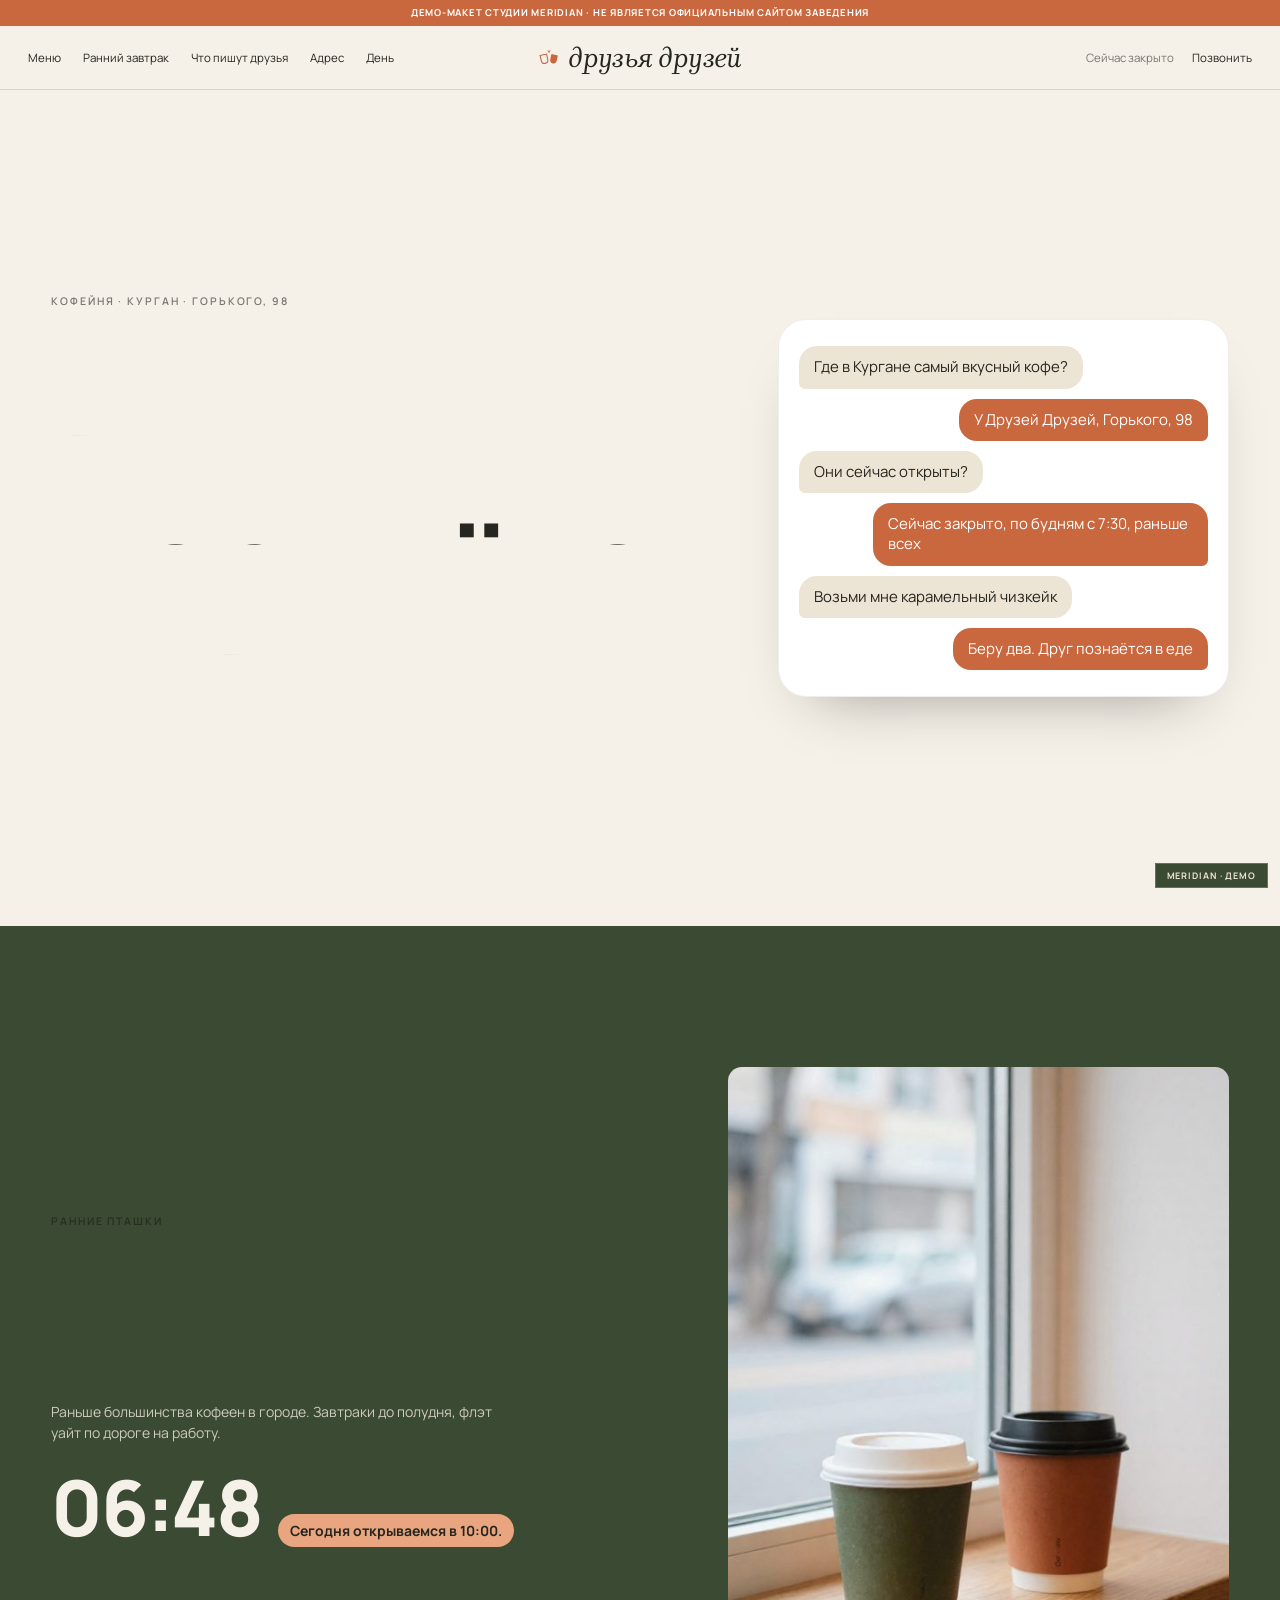
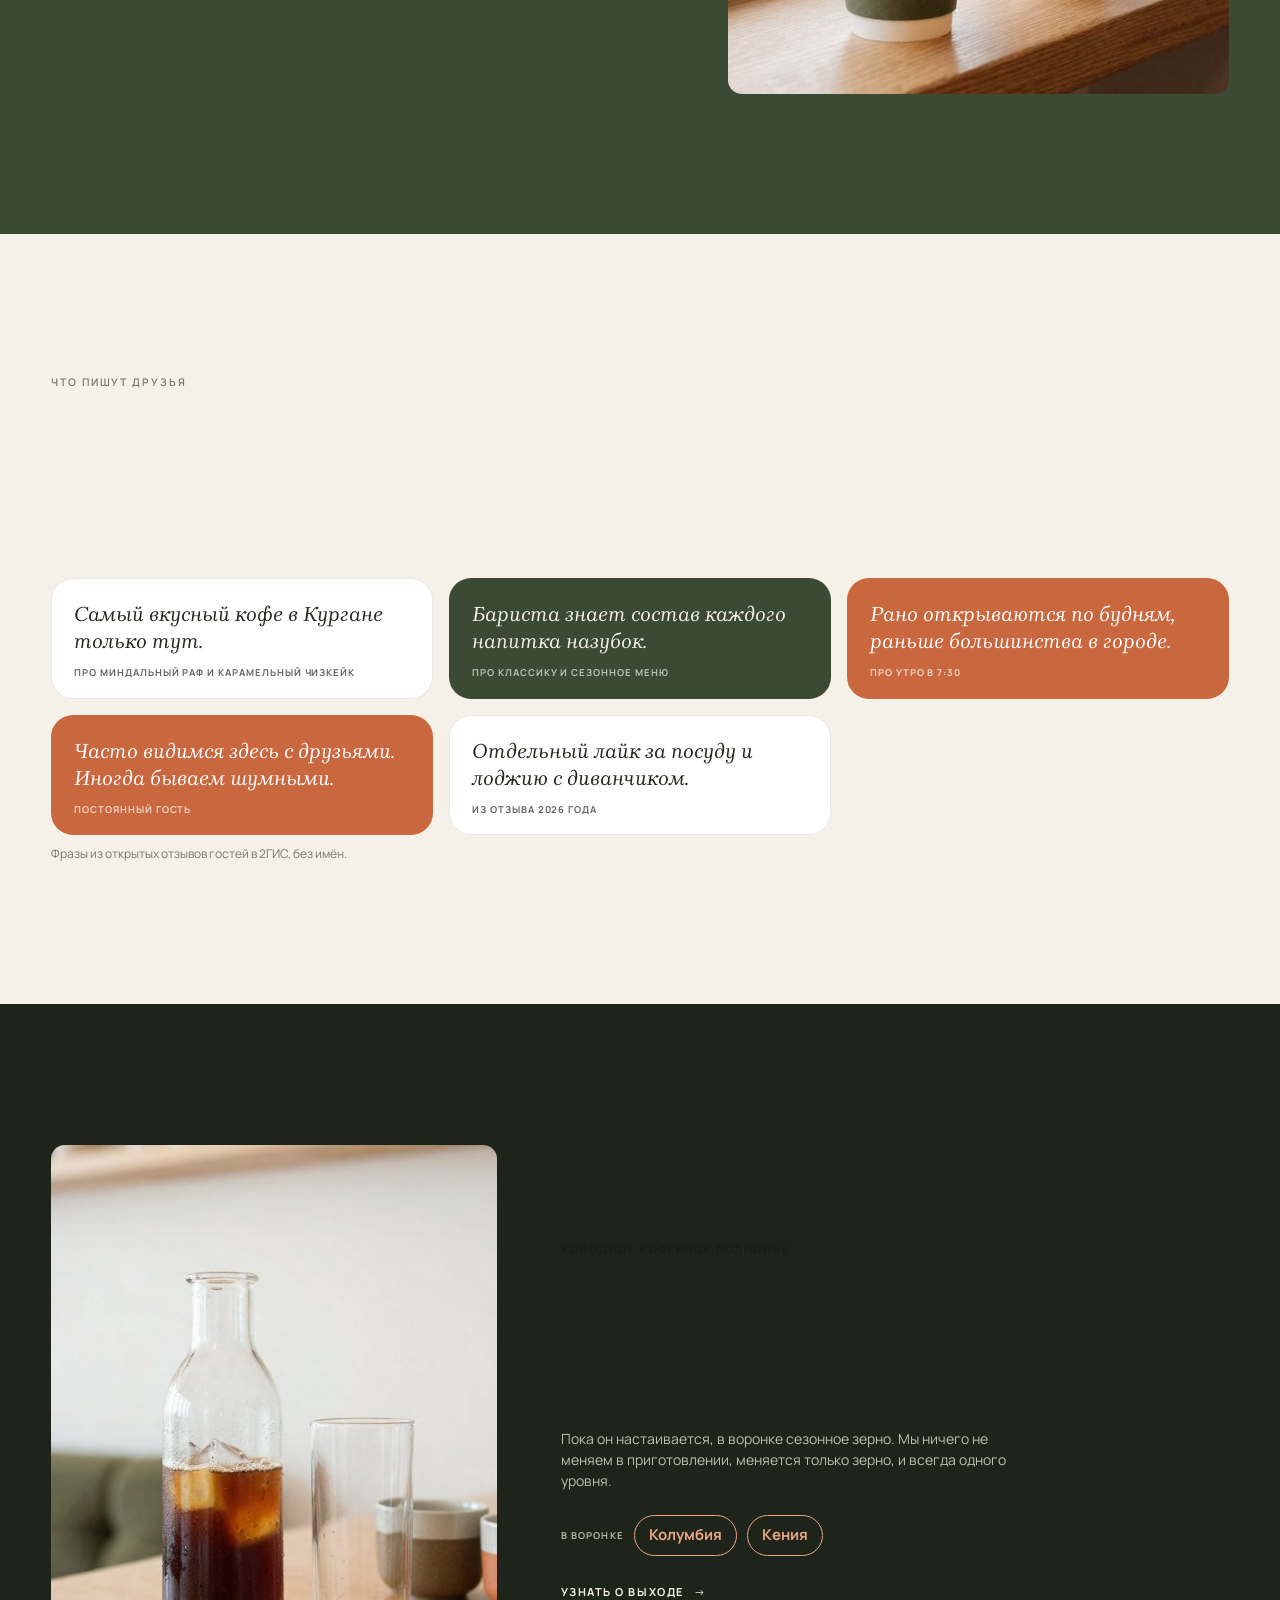
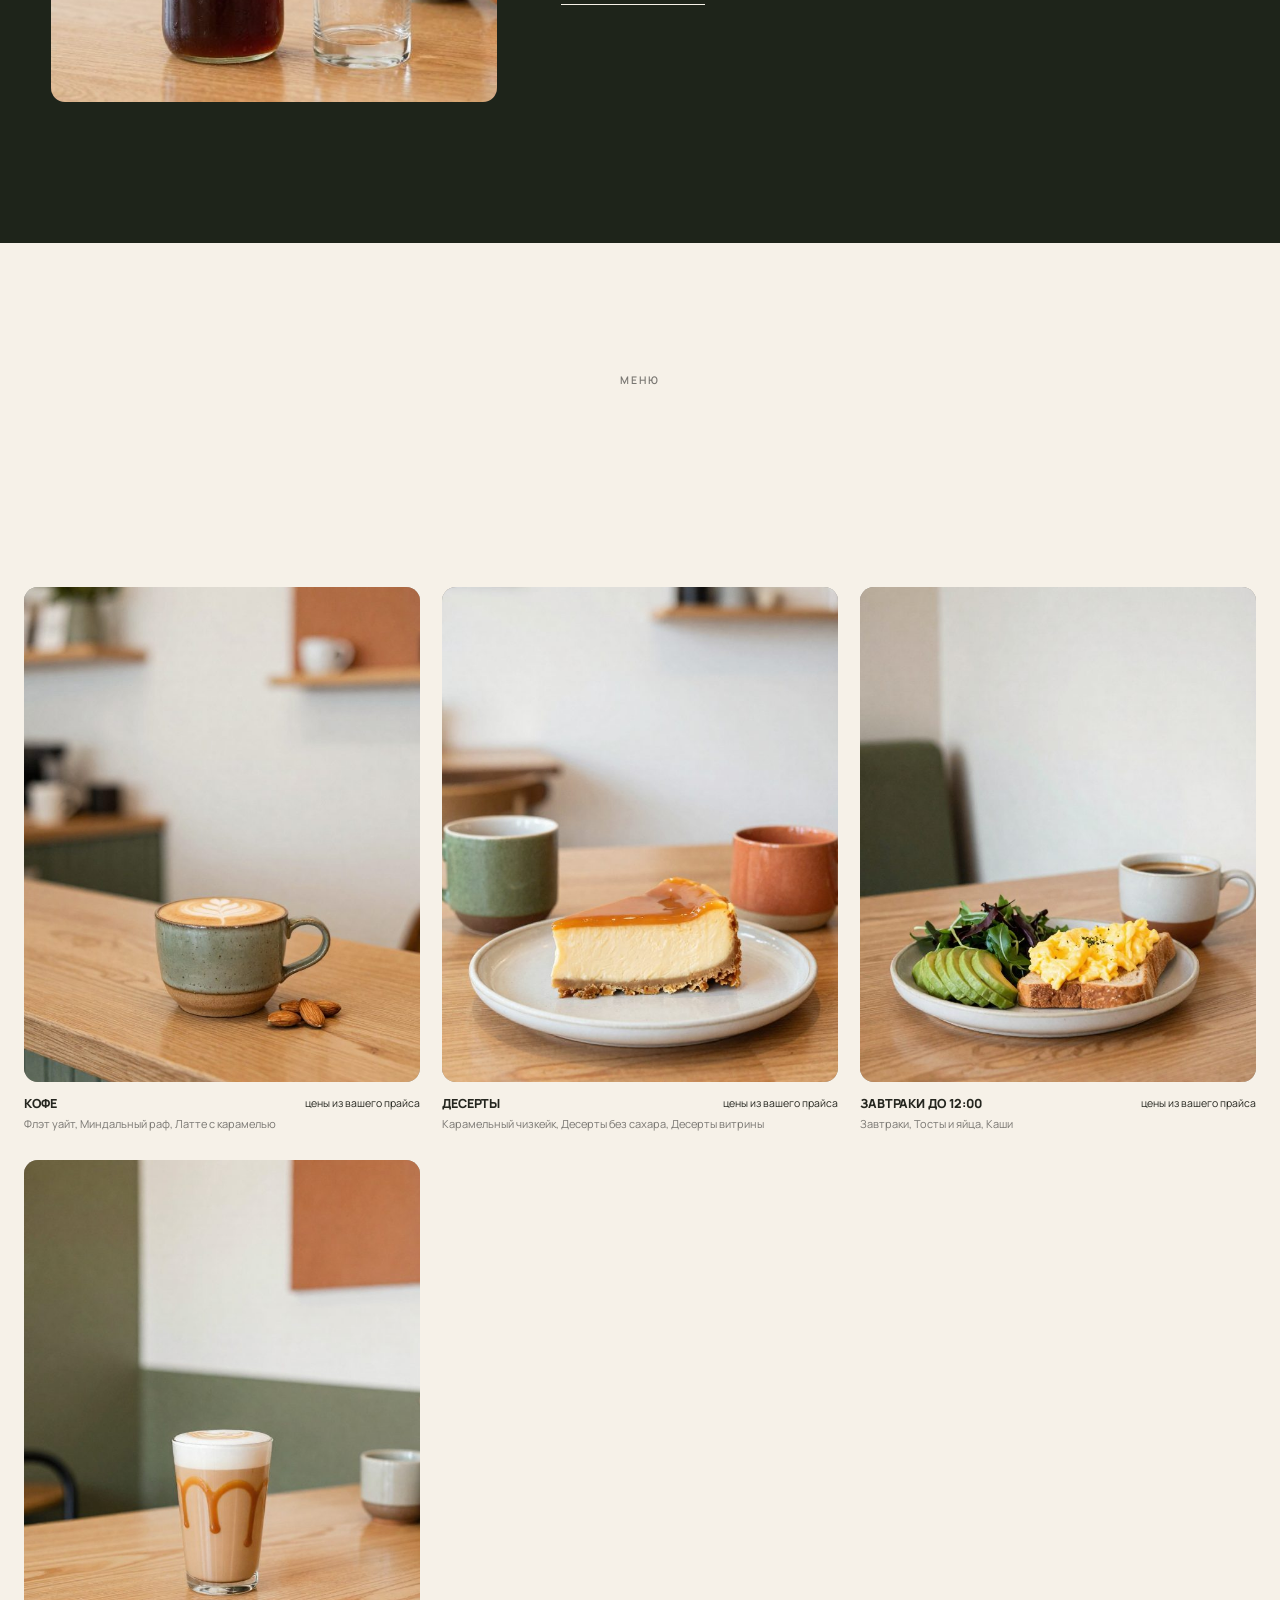
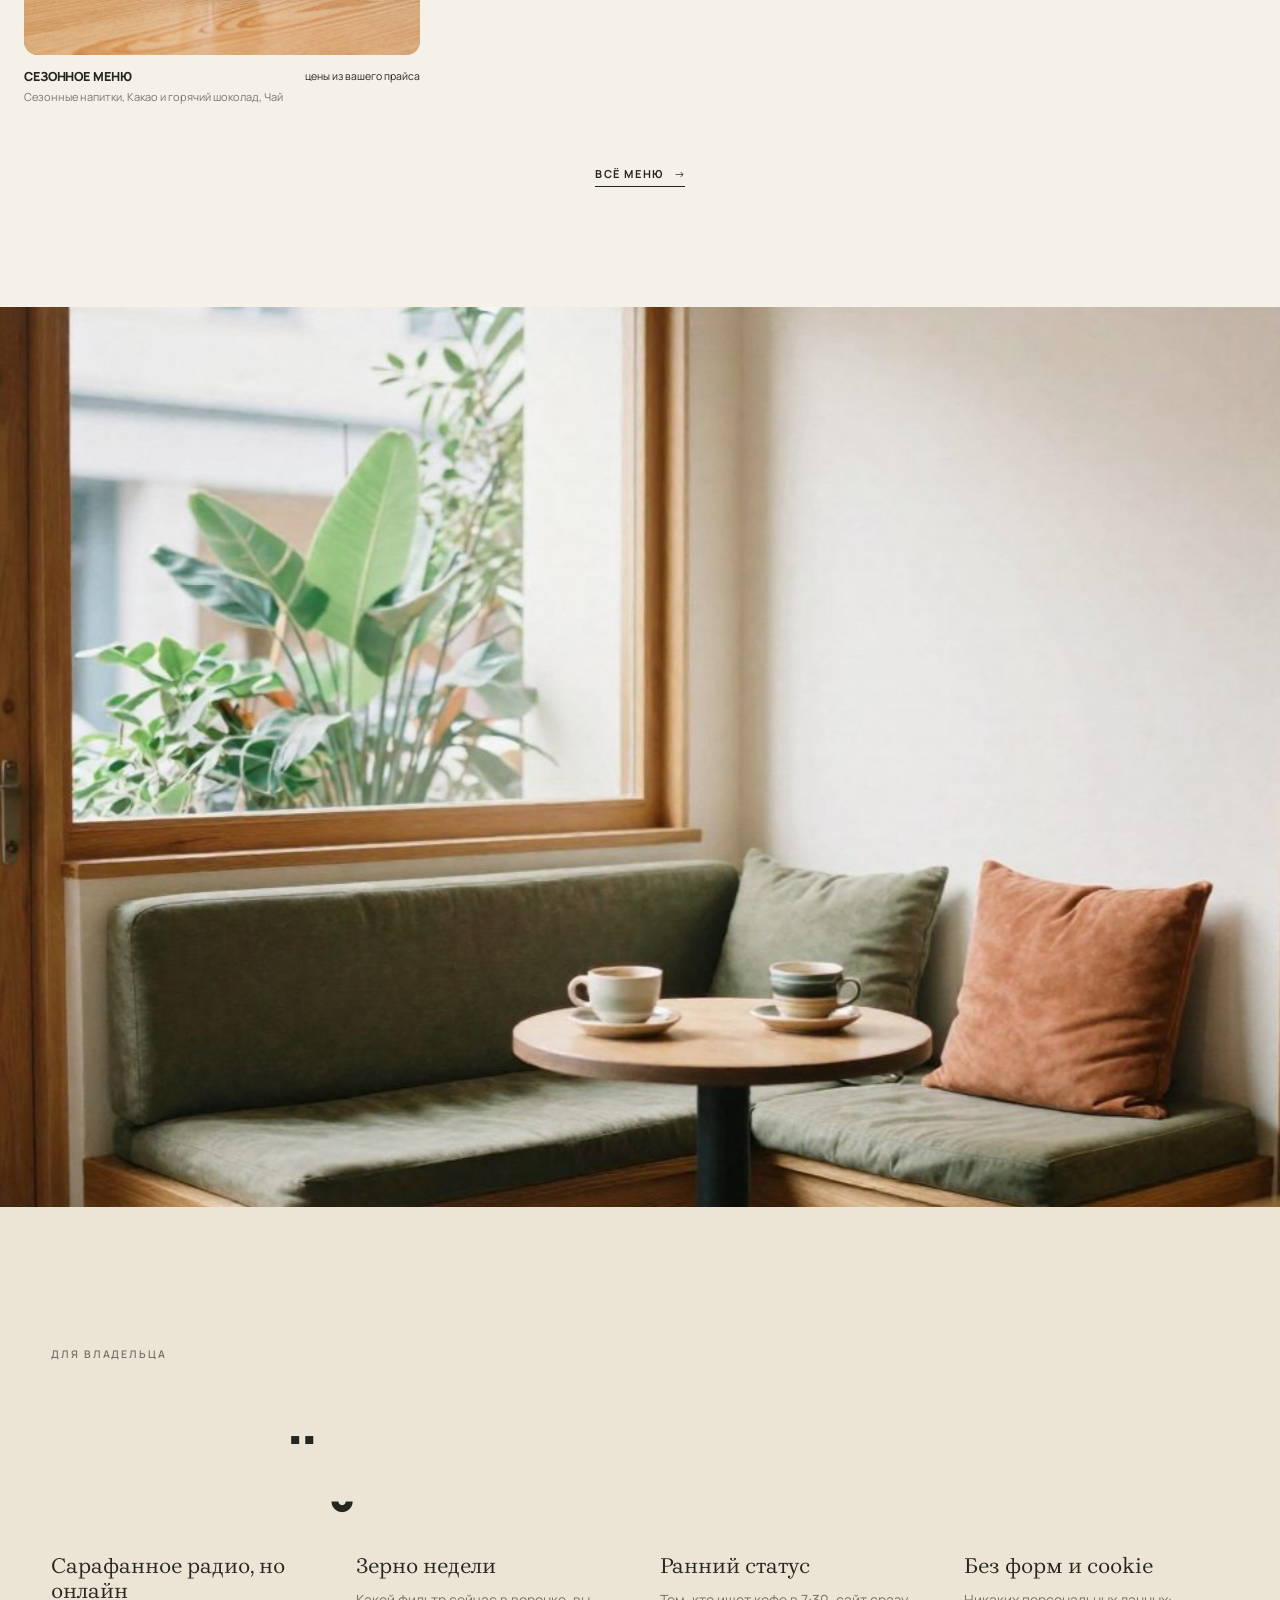
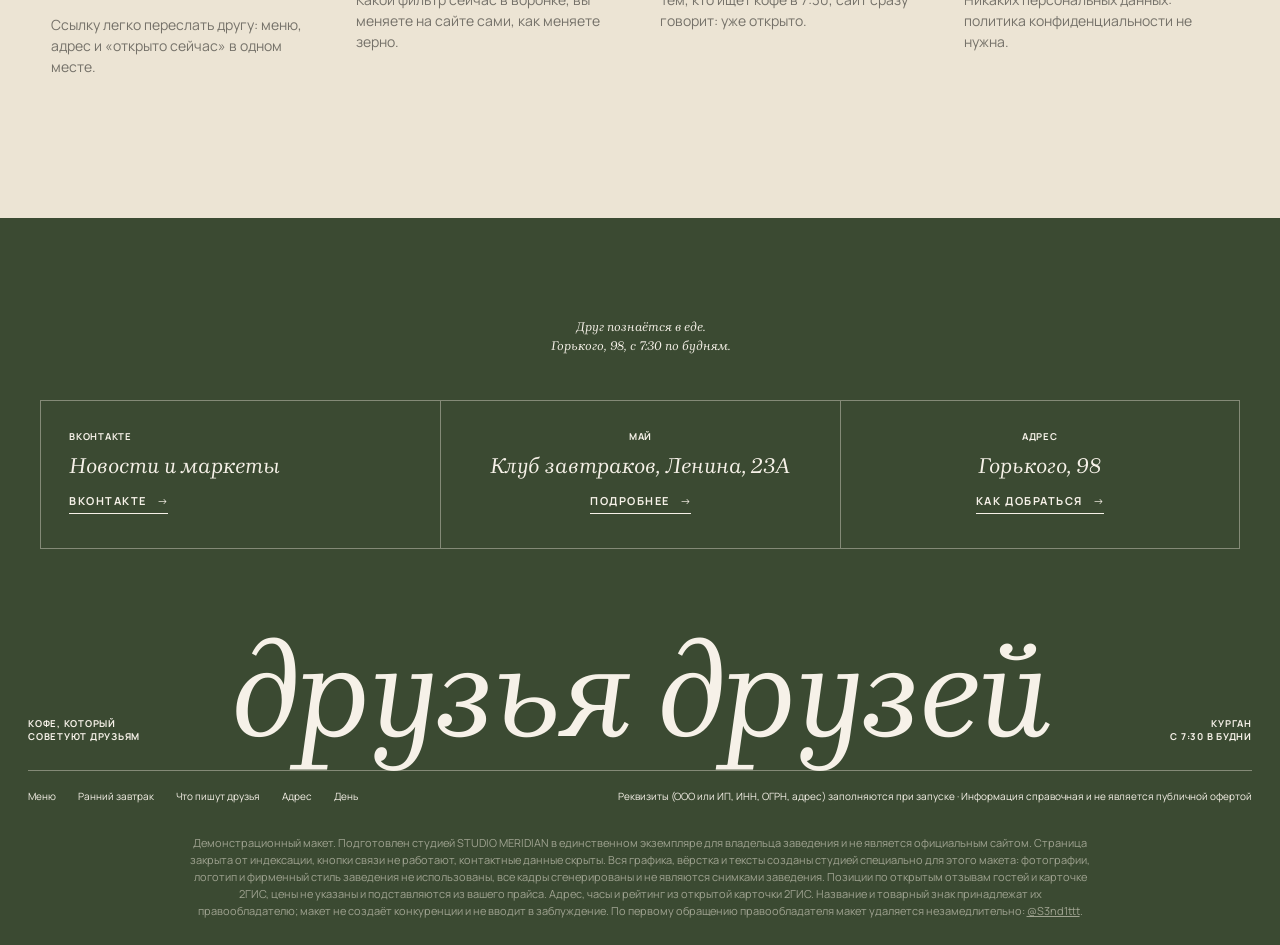
<file: index.html>
<!DOCTYPE html>
<html lang="ru" data-v="1" data-base="" class="nojs" data-tone="p" data-tz="5">
<head>
<meta charset="UTF-8">
<meta name="viewport" content="width=device-width, initial-scale=1, viewport-fit=cover">
<meta name="robots" content="noindex, nofollow">
<title>Демо-макет сайта · STUDIO MERIDIAN</title>
<meta name="description" content="Демо-макет сайта для кофейни «Друзья Друзей» в Кургане: кофе, который советуют друзьям, ранние завтраки с 7:30.">
<meta name="theme-color" content="#3B4A32">
<meta property="og:type" content="website">
<meta property="og:title" content="Демо-макет сайта · STUDIO MERIDIAN">
<meta property="og:description" content="Демо-макет сайта для кофейни «Друзья Друзей» в Кургане: кофе, который советуют друзьям, ранние завтраки с 7:30.">
<meta property="og:url" content="https://druzya.meridianstud.ru/">
<meta property="og:image" content="https://druzya.meridianstud.ru/img/og.jpg?v=1">
<link rel="icon" href="data:image/svg+xml,%3Csvg xmlns='http://www.w3.org/2000/svg' viewBox='0 0 40 40'%3E%3Crect width='40' height='40' rx='8' fill='%23C9673F'/%3E%3Cpath d='M7 15h10v9a5 5 0 0 1-10 0z' fill='%23fff'/%3E%3Cpath d='M23 15h10v9a5 5 0 0 1-10 0z' fill='%23fff'/%3E%3C/svg%3E">
<link rel="preload" href="fonts/brygada.woff2" as="font" type="font/woff2" crossorigin>
<link rel="preload" href="fonts/manrope.woff2" as="font" type="font/woff2" crossorigin>
<link rel="stylesheet" href="skin.css?v=3e9a153c">
<link rel="stylesheet" href="venue.css?v=29b6ff95">
<noscript><style>.curtain{display:none}</style></noscript>
</head>
<body>
<p class="demo-strip">Демо-макет студии MERIDIAN · не является официальным сайтом заведения</p>
<div class="curtain" aria-hidden="true"><p class="wm"><span style="--i:0">д</span><span style="--i:1">р</span><span style="--i:2">у</span><span style="--i:3">з</span><span style="--i:4">ь</span><span style="--i:5">я</span><span style="--i:6">&nbsp;</span><span style="--i:7">д</span><span style="--i:8">р</span><span style="--i:9">у</span><span style="--i:10">з</span><span style="--i:11">е</span><span style="--i:12">й</span></p><div class="pic"><div class="pi"><img src="img/h-druzya.jpg?v=1" alt="" decoding="async" width="1152" height="768"></div></div></div>
<div class="veil" aria-hidden="true"></div>
<header class="top">
  <nav class="nav" aria-label="Разделы"><a href="menu/">Меню</a><a href="#rano">Ранний завтрак</a><a href="#druzya">Что пишут друзья</a><a href="gde/">Адрес</a><a href="den/">День</a></nav>
  <button class="burger" type="button" aria-expanded="false" aria-controls="menu">Меню</button>
  <a class="logo" href="" aria-label="Друзья Друзей, на главную"><svg class="lamp" viewBox="0 0 40 40" aria-hidden="true"><path d="M5 14h12v10a6 6 0 0 1-12 0z" fill="none" stroke="currentColor" stroke-width="2" transform="rotate(-12 11 20)"/><path d="M23 14h12v10a6 6 0 0 1-12 0z" fill="currentColor" transform="rotate(12 29 20)"/><path d="M18 6l2 4M22 6l-2 4" stroke="currentColor" stroke-width="1.6"/></svg><span>друзья друзей</span></a>
  <div class="right"><span class="now" data-now></span><button type="button" data-hint="Телефон скрыт в демо. В рабочей версии кнопка сразу набирает номер.">Позвонить</button></div>
</header>
<div class="menu" id="menu" hidden><nav aria-label="Меню"><a href="menu/">Меню</a><a href="#rano">Ранний завтрак</a><a href="#druzya">Что пишут друзья</a><a href="gde/">Адрес</a><a href="den/">День</a></nav></div>
<main>

  <section class="hero hc" data-bg="p">
    <div class="hcl">
      <p class="kick">Кофейня · Курган · Горького, 98</p>
      <h1 class="cap xxl rv"><span class="ln"><span>Друг</span></span><span class="ln"><span>познаётся</span></span><span class="ln"><span>в еде</span></span></h1>
      <div class="hbtns rv-f"><a class="btn" href="menu/">Меню</a><a class="btn ghost" href="#rano">Открыто сейчас?</a></div>
      <p class="award rv-f">Лучшая кофейня 2026 и 2025 · Премия 2ГИС · 4.9, 670 оценок</p>
    </div>
    <span class="st" data-open="7.5" data-close="22" data-open-we="10" data-close-we="22" hidden></span>
    <div class="chat" aria-label="Переписка друзей">
      <p class="m in">Где в Кургане самый вкусный кофе?</p>
      <p class="m out">У Друзей Друзей, Горького, 98</p>
      <p class="m in">Они сейчас открыты?</p>
      <p class="m out" data-chatnow>По будням с 7:30, раньше всех</p>
      <p class="m in">Возьми мне карамельный чизкейк</p>
      <p class="m out">Беру два. Друг познаётся в еде</p>
    </div>
  </section>
  <section class="early" data-bg="g" id="rano">
    <div>
      <p class="kick">Ранние пташки</p>
      <h2 class="cap l rv"><span class="ln"><span>Открываемся</span></span><span class="ln"><span>в 7:30</span></span></h2>
      <p class="lead">Раньше большинства кофеен в городе. Завтраки до полудня, флэт уайт по дороге на работу.</p>
      <p class="bn"><b data-dclock>07:30</b><span data-dsay>Завтраки с 7:30 до 12:00 по будням.</span></p>
    </div>
    <figure class="px"><img src="img/d-togo.jpg?v=1" alt="Два стакана кофе на подоконнике ранним утром" loading="lazy" decoding="async" width="704" height="880"></figure>
  </section>
  <section class="wall" data-bg="l" id="druzya">
    <p class="kick">Что пишут друзья</p>
    <h2 class="cap l rv"><span class="ln"><span>Сюда</span></span><span class="ln"><span>приводят друзья</span></span></h2>
    <div class="bub"><figure class="b0"><blockquote>Самый вкусный кофе в Кургане только тут.</blockquote><figcaption>про миндальный раф и карамельный чизкейк</figcaption></figure><figure class="b1"><blockquote>Часто видимся здесь с друзьями. Иногда бываем шумными.</blockquote><figcaption>постоянный гость</figcaption></figure><figure class="b2"><blockquote>Бариста знает состав каждого напитка назубок.</blockquote><figcaption>про классику и сезонное меню</figcaption></figure><figure class="b0"><blockquote>Отдельный лайк за посуду и лоджию с диванчиком.</blockquote><figcaption>из отзыва 2026 года</figcaption></figure><figure class="b1"><blockquote>Рано открываются по будням, раньше большинства в городе.</blockquote><figcaption>про утро в 7:30</figcaption></figure></div>
    <p class="fn2">Фразы из открытых отзывов гостей в 2ГИС, без имён.</p>
  </section>
  <section class="under" data-bg="g">
    <figure class="px"><img src="img/d-coldbrew.jpg?v=1" alt="Колд-брю в графине со льдом" loading="lazy" decoding="async" width="704" height="880"></figure>
    <div>
      <p class="kick">Холодное кофейное подполье</p>
      <h2 class="cap l rv"><span class="ln"><span>Колд-брю</span></span><span class="ln"><span>готовим к выходу</span></span></h2>
      <p class="lead">Пока он настаивается, в воронке сезонное зерно. Мы ничего не меняем в приготовлении, меняется только зерно, и всегда одного уровня.</p>
      <p class="beans"><span>в воронке</span><b>Колумбия</b><b>Кения</b></p>
      <button class="btn" type="button" data-hint="В рабочей версии здесь вы сами отмечаете, какое зерно сейчас в воронке и когда выходит колд-брю.">Узнать о выходе</button>
    </div>
  </section>
  <section class="ranges" data-bg="p">
    <p class="kick">Меню</p>
    <h2 class="cap l rv"><span class="ln"><span>Что</span></span><span class="ln"><span>советуют</span></span></h2>
    <div class="grid"><a class="card" href="menu/#kofe"><span class="ph sd"><img src="img/d-raf.jpg?v=1" alt="Кофе" loading="lazy" decoding="async" width="704" height="880"></span><span class="meta"><b>Кофе</b><span class="pr">цены из вашего прайса</span><small>Флэт уайт, Миндальный раф, Латте с карамелью</small></span></a><a class="card" href="menu/#deserty"><span class="ph sd"><img src="img/d-cheesecake.jpg?v=1" alt="Десерты" loading="lazy" decoding="async" width="704" height="880"></span><span class="meta"><b>Десерты</b><span class="pr">цены из вашего прайса</span><small>Карамельный чизкейк, Десерты без сахара, Десерты витрины</small></span></a><a class="card" href="menu/#zavtrak"><span class="ph sd"><img src="img/d-breakfast.jpg?v=1" alt="Завтраки до 12:00" loading="lazy" decoding="async" width="704" height="880"></span><span class="meta"><b>Завтраки до 12:00</b><span class="pr">цены из вашего прайса</span><small>Завтраки, Тосты и яйца, Каши</small></span></a><a class="card" href="menu/#sezon"><span class="ph sd"><img src="img/d-latte.jpg?v=1" alt="Сезонное меню" loading="lazy" decoding="async" width="704" height="880"></span><span class="meta"><b>Сезонное меню</b><span class="pr">цены из вашего прайса</span><small>Сезонные напитки, Какао и горячий шоколад, Чай</small></span></a></div>
    <a class="btn" href="menu/">Всё меню</a>
  </section>
  <section class="roast" data-bg="l" aria-label="Лоджия с диванчиком и двумя чашками">
    <div class="wide"><img src="img/d-loggia.jpg?v=1" alt="Лоджия с диванчиком и двумя чашками" loading="lazy" decoding="async" width="1152" height="768"></div>
  </section>
  <section class="gives" data-bg="k">
    <p class="kick">Для владельца</p>
    <h2 class="cap l rv"><span class="ln"><span>Что даёт</span></span><span class="ln"><span>этот сайт</span></span></h2>
    <div class="gv"><div><b>Сарафанное радио, но онлайн</b><p>Ссылку легко переслать другу: меню, адрес и «открыто сейчас» в одном месте.</p></div><div><b>Зерно недели</b><p>Какой фильтр сейчас в воронке, вы меняете на сайте сами, как меняете зерно.</p></div><div><b>Ранний статус</b><p>Тем, кто ищет кофе в 7:30, сайт сразу говорит: уже открыто.</p></div><div><b>Без форм и cookie</b><p>Никаких персональных данных: политика конфиденциальности не нужна.</p></div></div>
  </section>
</main>
<footer class="foot" data-bg="g">
  <p class="quote">Друг познаётся в еде.<br>Горького, 98, с 7:30 по будням.</p>
  <div class="boxes"><div class="box"><p class="k">ВКонтакте</p><p class="it">Новости и маркеты</p><button class="btn" type="button" data-hint="В рабочей версии здесь ваша группа ВКонтакте.">ВКонтакте</button></div><div class="box"><p class="k">Май</p><p class="it">Клуб завтраков, Ленина, 23А</p><button class="btn" type="button" data-hint="В рабочей версии здесь ссылка на «Май, клуб завтраков».">Подробнее</button></div><div class="box"><p class="k">Адрес</p><p class="it">Горького, 98</p><a class="btn" href="gde/">Как добраться</a></div></div>
  <div class="sig"><p class="k">Кофе, который<br>советуют друзьям</p><p class="wm" aria-hidden="true">друзья друзей</p><p class="k r">Курган<br>с 7:30 в будни</p></div>
  <div class="fine">
    <span><a href="menu/">Меню</a><a href="#rano">Ранний завтрак</a><a href="#druzya">Что пишут друзья</a><a href="gde/">Адрес</a><a href="den/">День</a></span>
    <span>Реквизиты (ООО или ИП, ИНН, ОГРН, адрес) заполняются при запуске · Информация справочная и не является публичной офертой</span>
  </div>
  <p class="note">Демонстрационный макет. Подготовлен студией STUDIO MERIDIAN в единственном экземпляре для владельца заведения и не является официальным сайтом. Страница закрыта от индексации, кнопки связи не работают, контактные данные скрыты. Вся графика, вёрстка и тексты созданы студией специально для этого макета: фотографии, логотип и фирменный стиль заведения не использованы, все кадры сгенерированы и не являются снимками заведения. Позиции по открытым отзывам гостей и карточке 2ГИС, цены не указаны и подставляются из вашего прайса. Адрес, часы и рейтинг из открытой карточки 2ГИС. Название и товарный знак принадлежат их правообладателю; макет не создаёт конкуренции и не вводит в заблуждение. По первому обращению правообладателя макет удаляется незамедлительно: <a href="https://t.me/S3nd1ttt" target="_blank" rel="noopener">@S3nd1ttt</a>.</p>
</footer>
<div class="toast" role="status" aria-live="polite" hidden></div>
<a class="mer-badge" href="https://t.me/S3nd1ttt" target="_blank" rel="noopener">MERIDIAN · Демо</a>
<script src="skin.js?v=77db7cbb"></script>
<script src="venue.js?v=4d734fe4"></script>
</body>
</html>
</file>
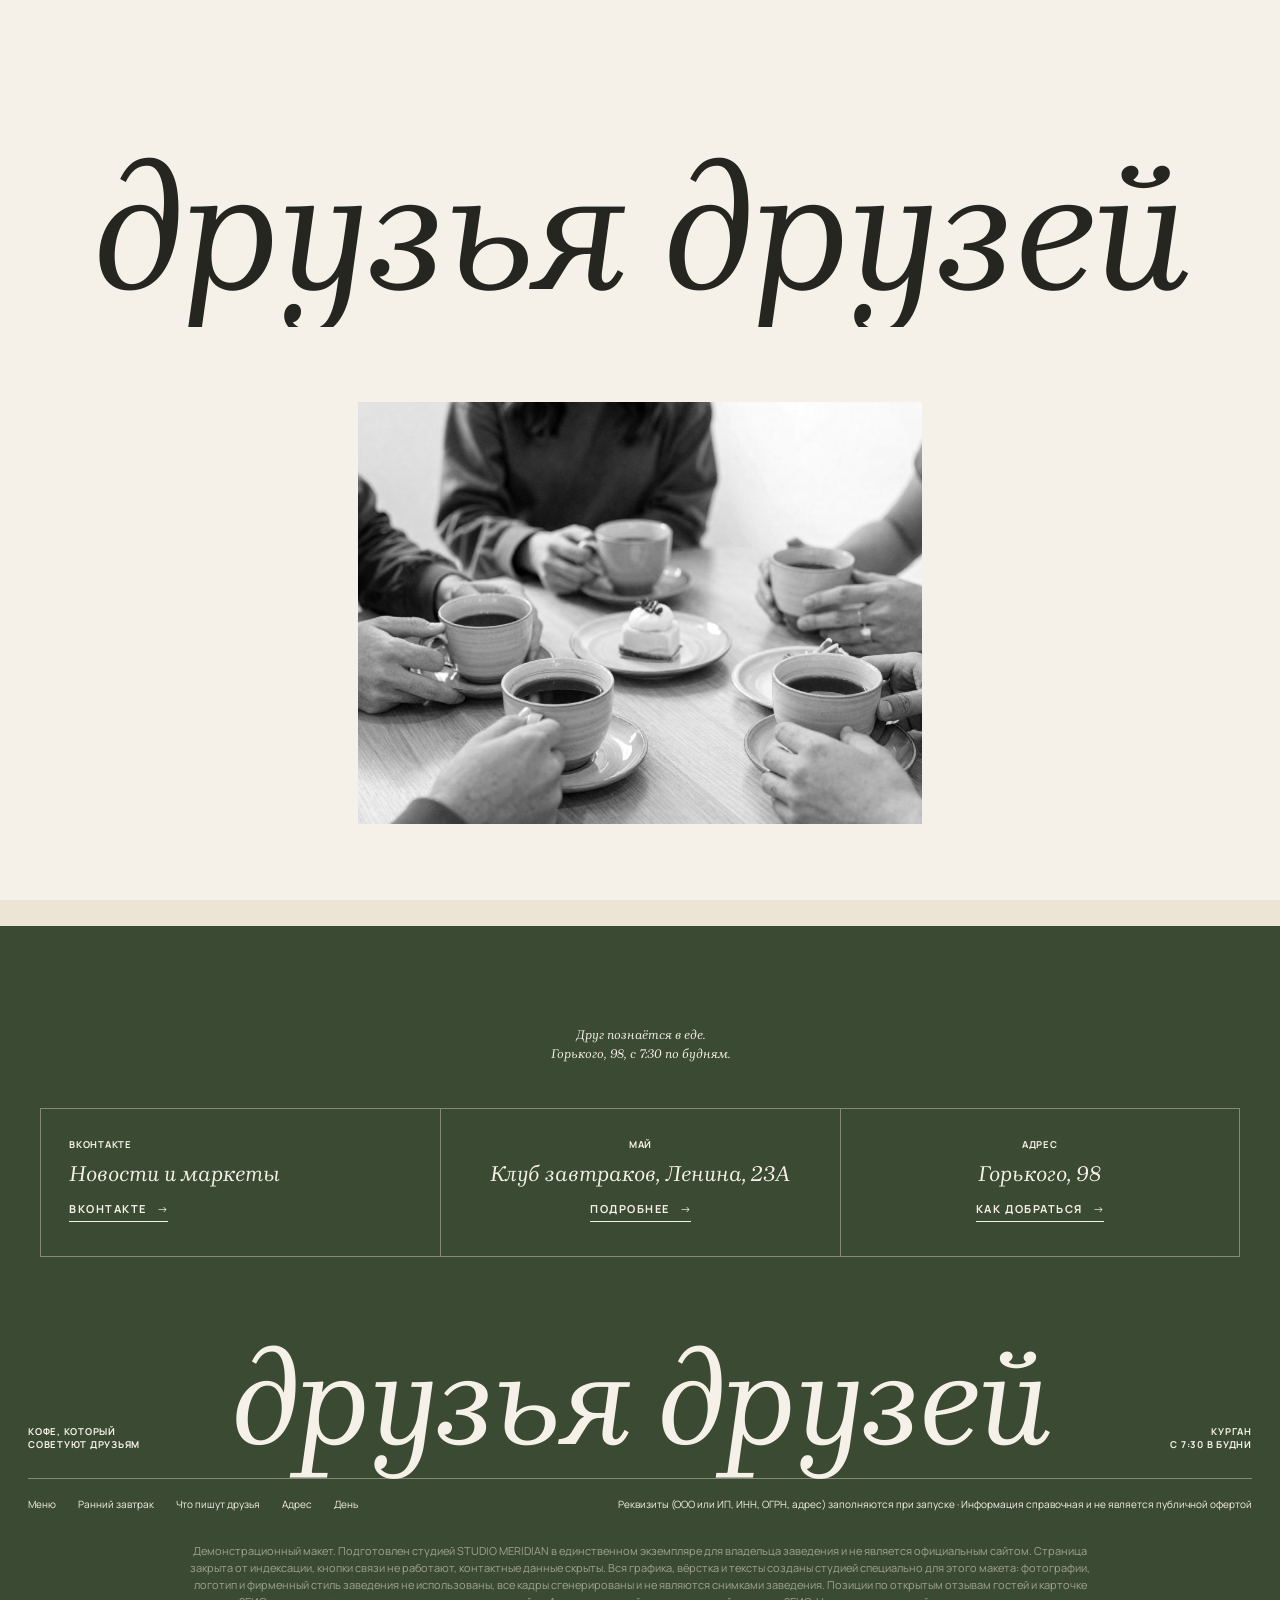
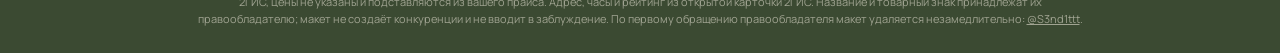
<file: 404/index.html>
<!DOCTYPE html>
<html lang="ru" data-v="1" data-base="../" class="nojs" data-tone="l" data-tz="5">
<head>
<meta charset="UTF-8">
<meta name="viewport" content="width=device-width, initial-scale=1, viewport-fit=cover">
<meta name="robots" content="noindex, nofollow">
<title>Страница не найдена · Демо-макет сайта · STUDIO MERIDIAN</title>
<meta name="description" content="Такой страницы нет.">
<meta name="theme-color" content="#3B4A32">
<meta property="og:type" content="website">
<meta property="og:title" content="Демо-макет сайта · STUDIO MERIDIAN">
<meta property="og:description" content="Такой страницы нет.">
<meta property="og:url" content="https://druzya.meridianstud.ru/404/">
<meta property="og:image" content="https://druzya.meridianstud.ru/img/og.jpg?v=1">
<link rel="icon" href="data:image/svg+xml,%3Csvg xmlns='http://www.w3.org/2000/svg' viewBox='0 0 40 40'%3E%3Crect width='40' height='40' rx='8' fill='%23C9673F'/%3E%3Cpath d='M7 15h10v9a5 5 0 0 1-10 0z' fill='%23fff'/%3E%3Cpath d='M23 15h10v9a5 5 0 0 1-10 0z' fill='%23fff'/%3E%3C/svg%3E">
<link rel="preload" href="../fonts/brygada.woff2" as="font" type="font/woff2" crossorigin>
<link rel="preload" href="../fonts/manrope.woff2" as="font" type="font/woff2" crossorigin>
<link rel="stylesheet" href="../skin.css?v=3e9a153c">
<link rel="stylesheet" href="../venue.css?v=29b6ff95">
<noscript><style>.curtain{display:none}</style></noscript>
</head>
<body>
<p class="demo-strip">Демо-макет студии MERIDIAN · не является официальным сайтом заведения</p>
<div class="curtain" aria-hidden="true"><p class="wm"><span style="--i:0">д</span><span style="--i:1">р</span><span style="--i:2">у</span><span style="--i:3">з</span><span style="--i:4">ь</span><span style="--i:5">я</span><span style="--i:6">&nbsp;</span><span style="--i:7">д</span><span style="--i:8">р</span><span style="--i:9">у</span><span style="--i:10">з</span><span style="--i:11">е</span><span style="--i:12">й</span></p><div class="pic"><div class="pi"><img src="../img/h-druzya.jpg?v=1" alt="" decoding="async" width="1152" height="768"></div></div></div>
<div class="veil" aria-hidden="true"></div>
<header class="top">
  <nav class="nav" aria-label="Разделы"><a href="../menu/">Меню</a><a href="../#rano">Ранний завтрак</a><a href="../#druzya">Что пишут друзья</a><a href="../gde/">Адрес</a><a href="../den/">День</a></nav>
  <button class="burger" type="button" aria-expanded="false" aria-controls="menu">Меню</button>
  <a class="logo" href="../" aria-label="Друзья Друзей, на главную"><svg class="lamp" viewBox="0 0 40 40" aria-hidden="true"><path d="M5 14h12v10a6 6 0 0 1-12 0z" fill="none" stroke="currentColor" stroke-width="2" transform="rotate(-12 11 20)"/><path d="M23 14h12v10a6 6 0 0 1-12 0z" fill="currentColor" transform="rotate(12 29 20)"/><path d="M18 6l2 4M22 6l-2 4" stroke="currentColor" stroke-width="1.6"/></svg><span>друзья друзей</span></a>
  <div class="right"><span class="now" data-now></span><button type="button" data-hint="Телефон скрыт в демо. В рабочей версии кнопка сразу набирает номер.">Позвонить</button></div>
</header>
<div class="menu" id="menu" hidden><nav aria-label="Меню"><a href="../menu/">Меню</a><a href="../#rano">Ранний завтрак</a><a href="../#druzya">Что пишут друзья</a><a href="../gde/">Адрес</a><a href="../den/">День</a></nav></div>
<main class="nf" data-bg="l">

  <h1 class="cap xxl rv"><span class="ln"><span>404</span></span><span class="ln"><span>Не найдено</span></span></h1>
  <p class="lead">Такой страницы нет. Спросите у друзей, они знают дорогу.</p>
  <a class="btn dark" href="../">На главную</a>
</main>
<footer class="foot" data-bg="g">
  <p class="quote">Друг познаётся в еде.<br>Горького, 98, с 7:30 по будням.</p>
  <div class="boxes"><div class="box"><p class="k">ВКонтакте</p><p class="it">Новости и маркеты</p><button class="btn" type="button" data-hint="В рабочей версии здесь ваша группа ВКонтакте.">ВКонтакте</button></div><div class="box"><p class="k">Май</p><p class="it">Клуб завтраков, Ленина, 23А</p><button class="btn" type="button" data-hint="В рабочей версии здесь ссылка на «Май, клуб завтраков».">Подробнее</button></div><div class="box"><p class="k">Адрес</p><p class="it">Горького, 98</p><a class="btn" href="../gde/">Как добраться</a></div></div>
  <div class="sig"><p class="k">Кофе, который<br>советуют друзьям</p><p class="wm" aria-hidden="true">друзья друзей</p><p class="k r">Курган<br>с 7:30 в будни</p></div>
  <div class="fine">
    <span><a href="../menu/">Меню</a><a href="../#rano">Ранний завтрак</a><a href="../#druzya">Что пишут друзья</a><a href="../gde/">Адрес</a><a href="../den/">День</a></span>
    <span>Реквизиты (ООО или ИП, ИНН, ОГРН, адрес) заполняются при запуске · Информация справочная и не является публичной офертой</span>
  </div>
  <p class="note">Демонстрационный макет. Подготовлен студией STUDIO MERIDIAN в единственном экземпляре для владельца заведения и не является официальным сайтом. Страница закрыта от индексации, кнопки связи не работают, контактные данные скрыты. Вся графика, вёрстка и тексты созданы студией специально для этого макета: фотографии, логотип и фирменный стиль заведения не использованы, все кадры сгенерированы и не являются снимками заведения. Позиции по открытым отзывам гостей и карточке 2ГИС, цены не указаны и подставляются из вашего прайса. Адрес, часы и рейтинг из открытой карточки 2ГИС. Название и товарный знак принадлежат их правообладателю; макет не создаёт конкуренции и не вводит в заблуждение. По первому обращению правообладателя макет удаляется незамедлительно: <a href="https://t.me/S3nd1ttt" target="_blank" rel="noopener">@S3nd1ttt</a>.</p>
</footer>
<div class="toast" role="status" aria-live="polite" hidden></div>
<a class="mer-badge" href="https://t.me/S3nd1ttt" target="_blank" rel="noopener">MERIDIAN · Демо</a>
<script src="../skin.js?v=77db7cbb"></script>
<script src="../venue.js?v=4d734fe4"></script>
</body>
</html>
</file>
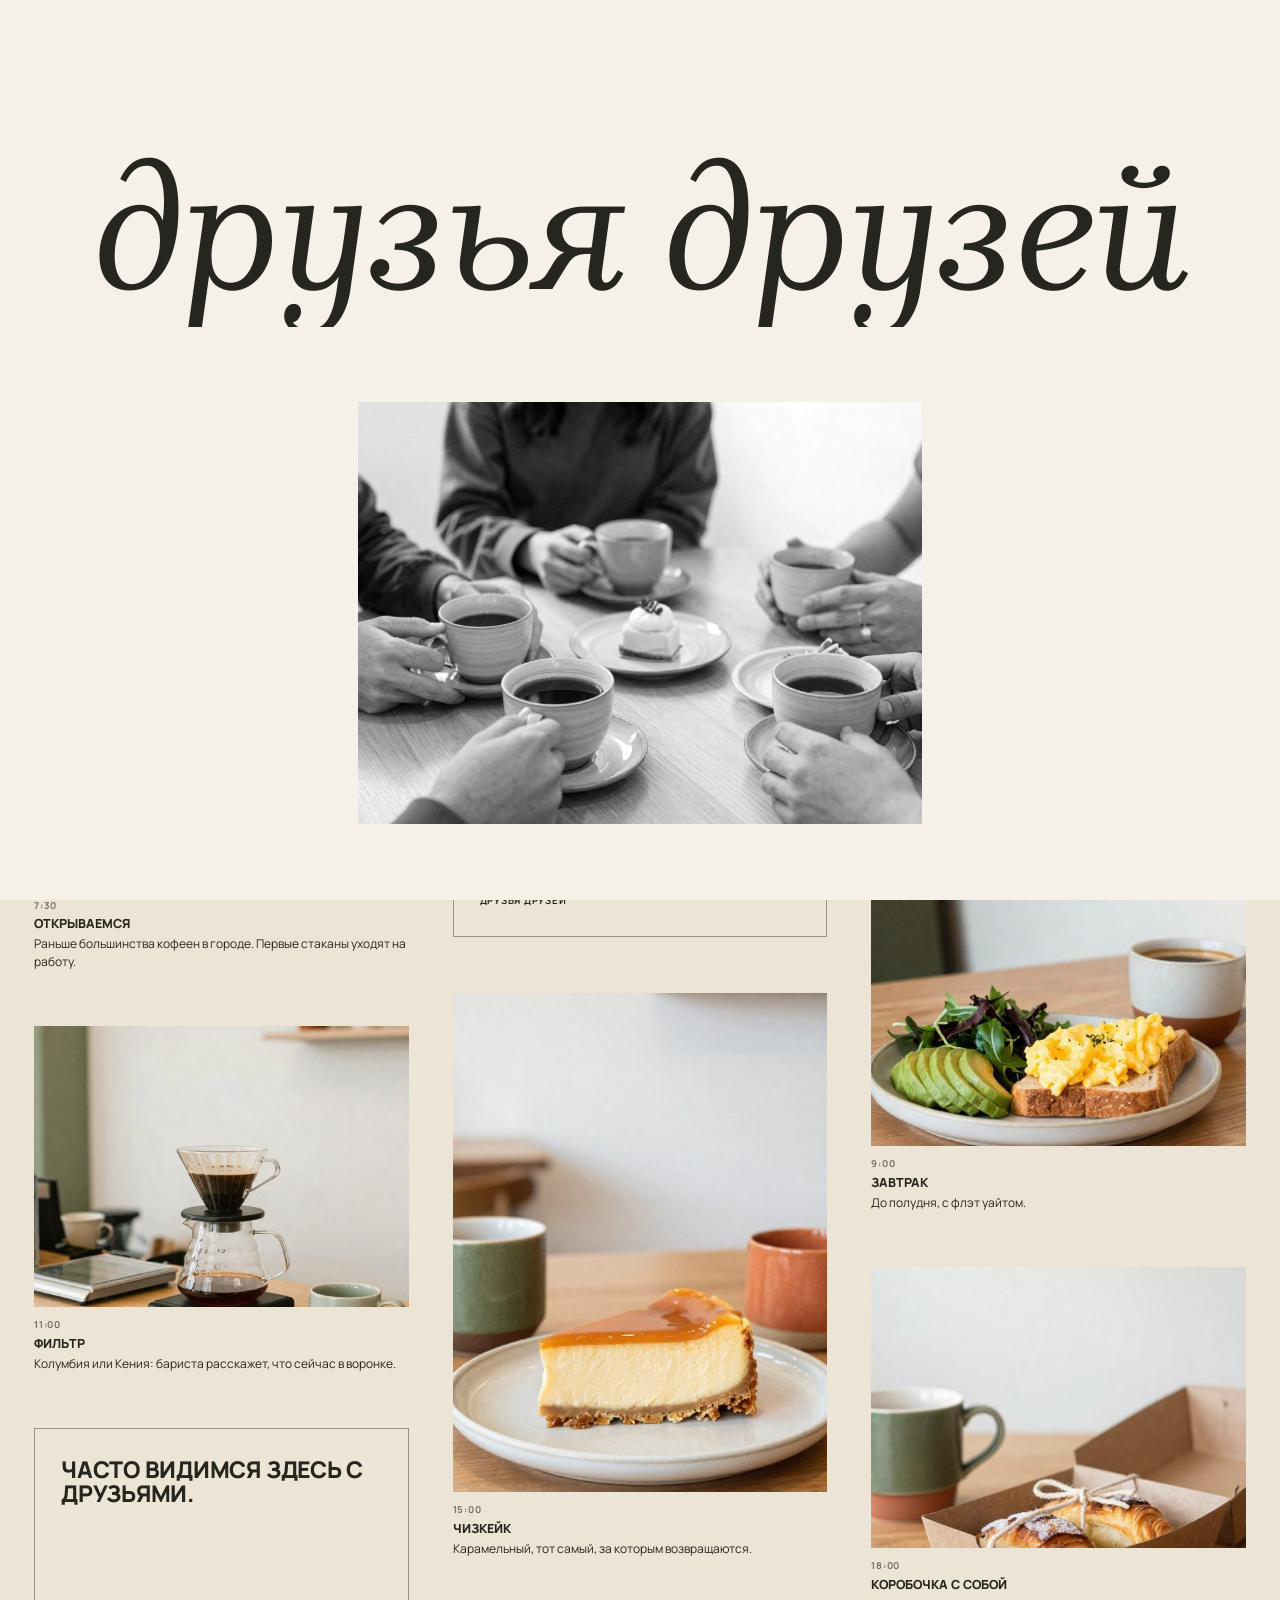
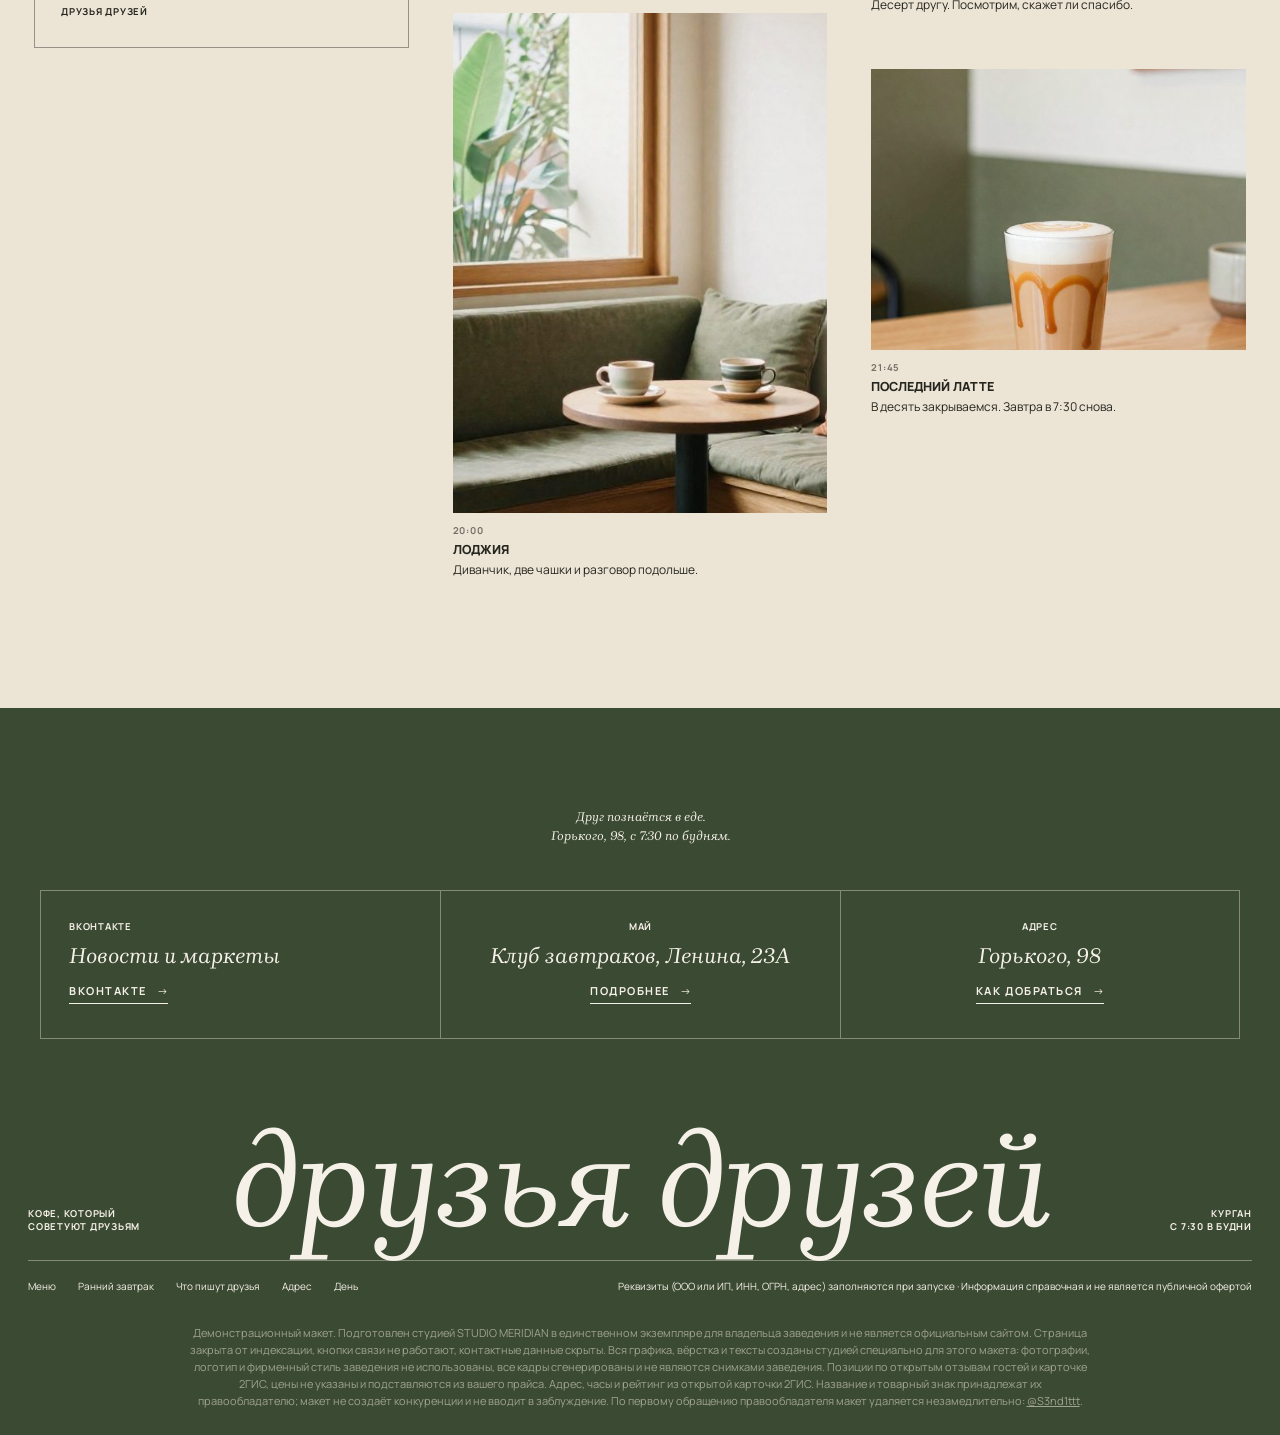
<file: den/index.html>
<!DOCTYPE html>
<html lang="ru" data-v="1" data-base="../" class="nojs" data-tone="l" data-tz="5">
<head>
<meta charset="UTF-8">
<meta name="viewport" content="width=device-width, initial-scale=1, viewport-fit=cover">
<meta name="robots" content="noindex, nofollow">
<title>День у Друзей Друзей · Демо-макет сайта · STUDIO MERIDIAN</title>
<meta name="description" content="Один день кофейни «Друзья Друзей» в Кургане.">
<meta name="theme-color" content="#3B4A32">
<meta property="og:type" content="website">
<meta property="og:title" content="Демо-макет сайта · STUDIO MERIDIAN">
<meta property="og:description" content="Один день кофейни «Друзья Друзей» в Кургане.">
<meta property="og:url" content="https://druzya.meridianstud.ru/den/">
<meta property="og:image" content="https://druzya.meridianstud.ru/img/og.jpg?v=1">
<link rel="icon" href="data:image/svg+xml,%3Csvg xmlns='http://www.w3.org/2000/svg' viewBox='0 0 40 40'%3E%3Crect width='40' height='40' rx='8' fill='%23C9673F'/%3E%3Cpath d='M7 15h10v9a5 5 0 0 1-10 0z' fill='%23fff'/%3E%3Cpath d='M23 15h10v9a5 5 0 0 1-10 0z' fill='%23fff'/%3E%3C/svg%3E">
<link rel="preload" href="../fonts/brygada.woff2" as="font" type="font/woff2" crossorigin>
<link rel="preload" href="../fonts/manrope.woff2" as="font" type="font/woff2" crossorigin>
<link rel="stylesheet" href="../skin.css?v=3e9a153c">
<link rel="stylesheet" href="../venue.css?v=29b6ff95">
<noscript><style>.curtain{display:none}</style></noscript>
</head>
<body>
<p class="demo-strip">Демо-макет студии MERIDIAN · не является официальным сайтом заведения</p>
<div class="curtain" aria-hidden="true"><p class="wm"><span style="--i:0">д</span><span style="--i:1">р</span><span style="--i:2">у</span><span style="--i:3">з</span><span style="--i:4">ь</span><span style="--i:5">я</span><span style="--i:6">&nbsp;</span><span style="--i:7">д</span><span style="--i:8">р</span><span style="--i:9">у</span><span style="--i:10">з</span><span style="--i:11">е</span><span style="--i:12">й</span></p><div class="pic"><div class="pi"><img src="../img/h-druzya.jpg?v=1" alt="" decoding="async" width="1152" height="768"></div></div></div>
<div class="veil" aria-hidden="true"></div>
<header class="top">
  <nav class="nav" aria-label="Разделы"><a href="../menu/">Меню</a><a href="../#rano">Ранний завтрак</a><a href="../#druzya">Что пишут друзья</a><a href="../gde/">Адрес</a><a href="../den/" aria-current="page">День</a></nav>
  <button class="burger" type="button" aria-expanded="false" aria-controls="menu">Меню</button>
  <a class="logo" href="../" aria-label="Друзья Друзей, на главную"><svg class="lamp" viewBox="0 0 40 40" aria-hidden="true"><path d="M5 14h12v10a6 6 0 0 1-12 0z" fill="none" stroke="currentColor" stroke-width="2" transform="rotate(-12 11 20)"/><path d="M23 14h12v10a6 6 0 0 1-12 0z" fill="currentColor" transform="rotate(12 29 20)"/><path d="M18 6l2 4M22 6l-2 4" stroke="currentColor" stroke-width="1.6"/></svg><span>друзья друзей</span></a>
  <div class="right"><span class="now" data-now></span><button type="button" data-hint="Телефон скрыт в демо. В рабочей версии кнопка сразу набирает номер.">Позвонить</button></div>
</header>
<div class="menu" id="menu" hidden><nav aria-label="Меню"><a href="../menu/">Меню</a><a href="../#rano">Ранний завтрак</a><a href="../#druzya">Что пишут друзья</a><a href="../gde/">Адрес</a><a href="../den/" aria-current="page">День</a></nav></div>
<main class="daily" data-bg="l">

  <section class="dh"><h1 class="script rv"><span class="ln"><span>День у Друзей Друзей</span></span></h1><p class="lead">От первого флэт уайта в 7:30<br>до вечерних разговоров на лоджии.</p></section>
  <section class="mas"><div class="col"><div class="it2 w"><figure class="px"><img src="../img/d-togo.jpg?v=1" alt="" loading="lazy" decoding="async" width="704" height="880"></figure><div class="cap2"><span class="k">7:30</span><b>Открываемся</b><span>Раньше большинства кофеен в городе. Первые стаканы уходят на работу.</span></div></div><div class="it2 w"><figure class="px"><img src="../img/d-filter.jpg?v=1" alt="" loading="lazy" decoding="async" width="704" height="880"></figure><div class="cap2"><span class="k">11:00</span><b>Фильтр</b><span>Колумбия или Кения: бариста расскажет, что сейчас в воронке.</span></div></div><div class="qt"><p class="cap s">Часто видимся здесь с друзьями.</p><p class="k">Друзья Друзей</p></div></div><div class="col"><div class="qt"><p class="cap s">Друг познаётся в еде.</p><p class="k">Друзья Друзей</p></div><div class="it2 t"><figure class="px"><img src="../img/d-cheesecake.jpg?v=1" alt="" loading="lazy" decoding="async" width="704" height="880"></figure><div class="cap2"><span class="k">15:00</span><b>Чизкейк</b><span>Карамельный, тот самый, за которым возвращаются.</span></div></div><div class="it2 t"><figure class="px"><img src="../img/d-loggia.jpg?v=1" alt="" loading="lazy" decoding="async" width="1152" height="768"></figure><div class="cap2"><span class="k">20:00</span><b>Лоджия</b><span>Диванчик, две чашки и разговор подольше.</span></div></div></div><div class="col"><div class="it2 t"><figure class="px"><img src="../img/d-breakfast.jpg?v=1" alt="" loading="lazy" decoding="async" width="704" height="880"></figure><div class="cap2"><span class="k">9:00</span><b>Завтрак</b><span>До полудня, с флэт уайтом.</span></div></div><div class="it2 w"><figure class="px"><img src="../img/d-box.jpg?v=1" alt="" loading="lazy" decoding="async" width="704" height="880"></figure><div class="cap2"><span class="k">18:00</span><b>Коробочка с собой</b><span>Десерт другу. Посмотрим, скажет ли спасибо.</span></div></div><div class="it2 w"><figure class="px"><img src="../img/d-latte.jpg?v=1" alt="" loading="lazy" decoding="async" width="704" height="880"></figure><div class="cap2"><span class="k">21:45</span><b>Последний латте</b><span>В десять закрываемся. Завтра в 7:30 снова.</span></div></div></div></section>
</main>
<footer class="foot" data-bg="g">
  <p class="quote">Друг познаётся в еде.<br>Горького, 98, с 7:30 по будням.</p>
  <div class="boxes"><div class="box"><p class="k">ВКонтакте</p><p class="it">Новости и маркеты</p><button class="btn" type="button" data-hint="В рабочей версии здесь ваша группа ВКонтакте.">ВКонтакте</button></div><div class="box"><p class="k">Май</p><p class="it">Клуб завтраков, Ленина, 23А</p><button class="btn" type="button" data-hint="В рабочей версии здесь ссылка на «Май, клуб завтраков».">Подробнее</button></div><div class="box"><p class="k">Адрес</p><p class="it">Горького, 98</p><a class="btn" href="../gde/">Как добраться</a></div></div>
  <div class="sig"><p class="k">Кофе, который<br>советуют друзьям</p><p class="wm" aria-hidden="true">друзья друзей</p><p class="k r">Курган<br>с 7:30 в будни</p></div>
  <div class="fine">
    <span><a href="../menu/">Меню</a><a href="../#rano">Ранний завтрак</a><a href="../#druzya">Что пишут друзья</a><a href="../gde/">Адрес</a><a href="../den/">День</a></span>
    <span>Реквизиты (ООО или ИП, ИНН, ОГРН, адрес) заполняются при запуске · Информация справочная и не является публичной офертой</span>
  </div>
  <p class="note">Демонстрационный макет. Подготовлен студией STUDIO MERIDIAN в единственном экземпляре для владельца заведения и не является официальным сайтом. Страница закрыта от индексации, кнопки связи не работают, контактные данные скрыты. Вся графика, вёрстка и тексты созданы студией специально для этого макета: фотографии, логотип и фирменный стиль заведения не использованы, все кадры сгенерированы и не являются снимками заведения. Позиции по открытым отзывам гостей и карточке 2ГИС, цены не указаны и подставляются из вашего прайса. Адрес, часы и рейтинг из открытой карточки 2ГИС. Название и товарный знак принадлежат их правообладателю; макет не создаёт конкуренции и не вводит в заблуждение. По первому обращению правообладателя макет удаляется незамедлительно: <a href="https://t.me/S3nd1ttt" target="_blank" rel="noopener">@S3nd1ttt</a>.</p>
</footer>
<div class="toast" role="status" aria-live="polite" hidden></div>
<a class="mer-badge" href="https://t.me/S3nd1ttt" target="_blank" rel="noopener">MERIDIAN · Демо</a>
<script src="../skin.js?v=77db7cbb"></script>
<script src="../venue.js?v=4d734fe4"></script>
</body>
</html>
</file>
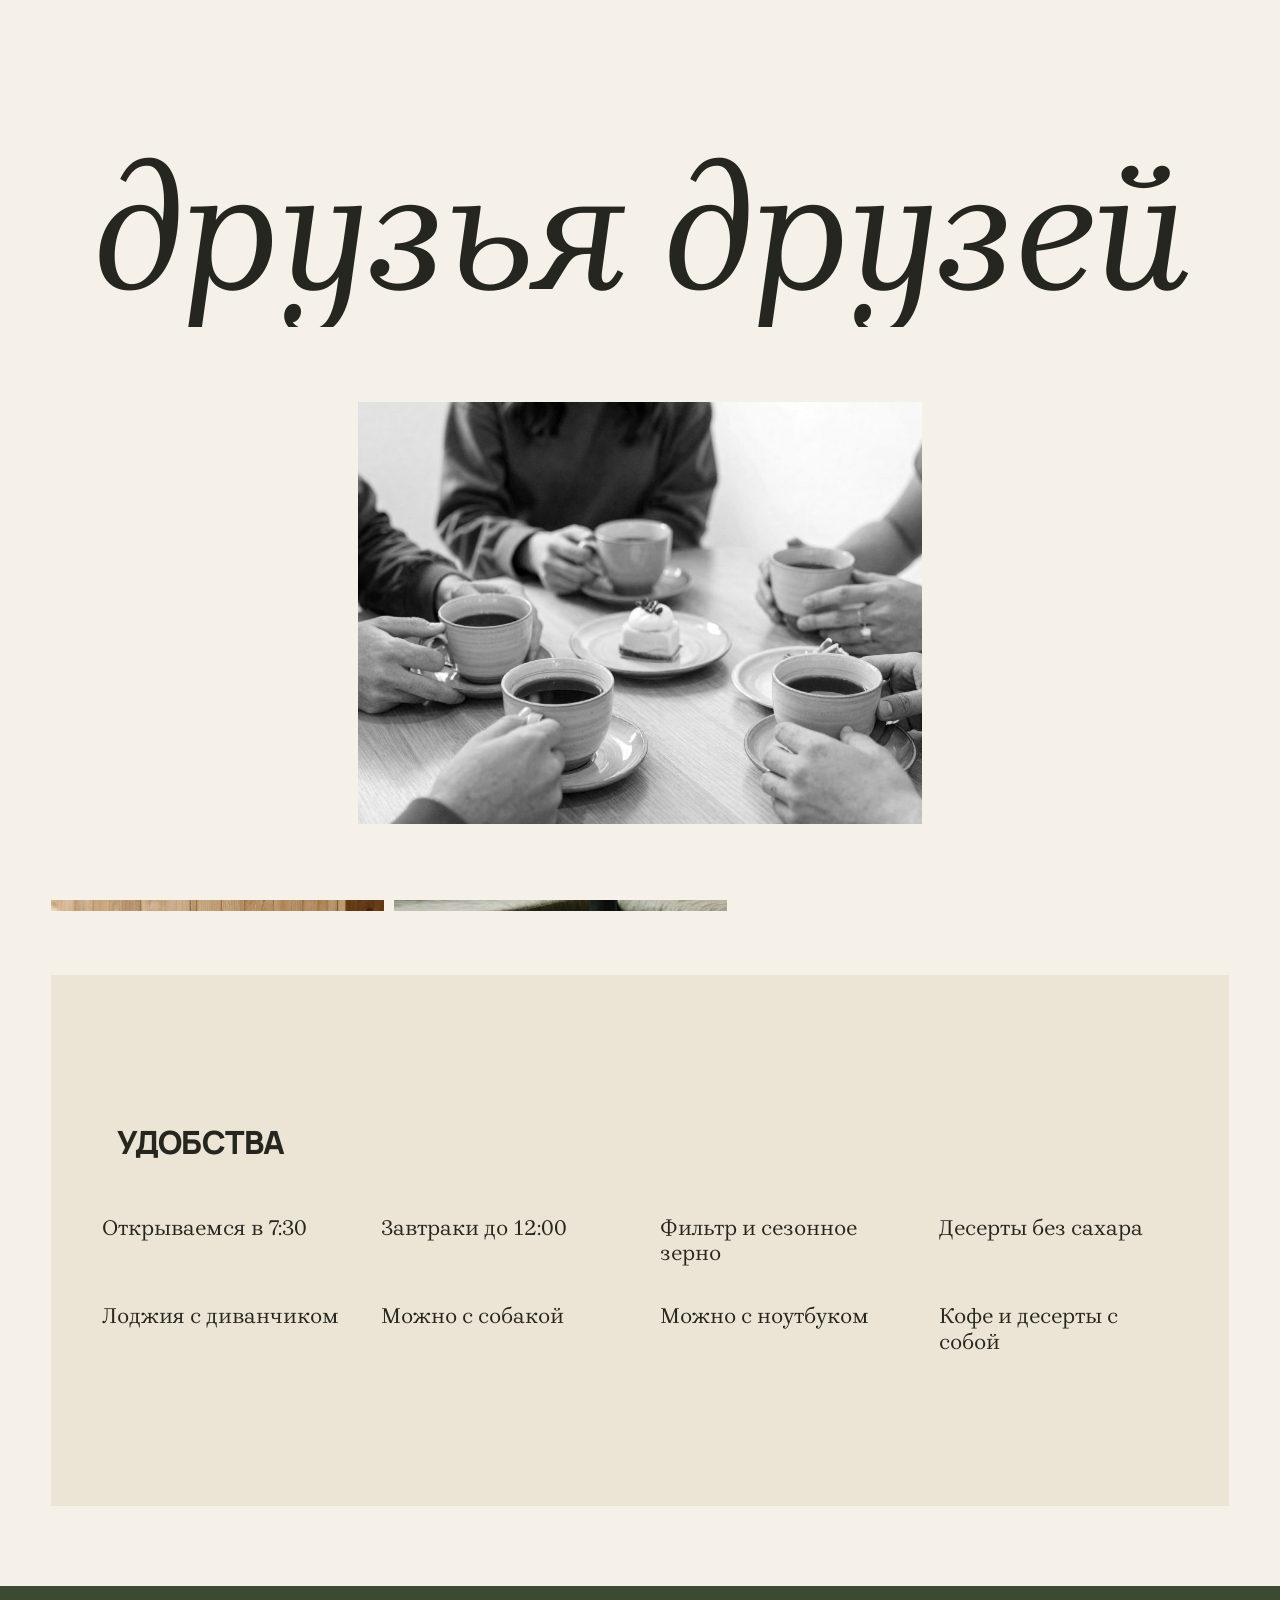
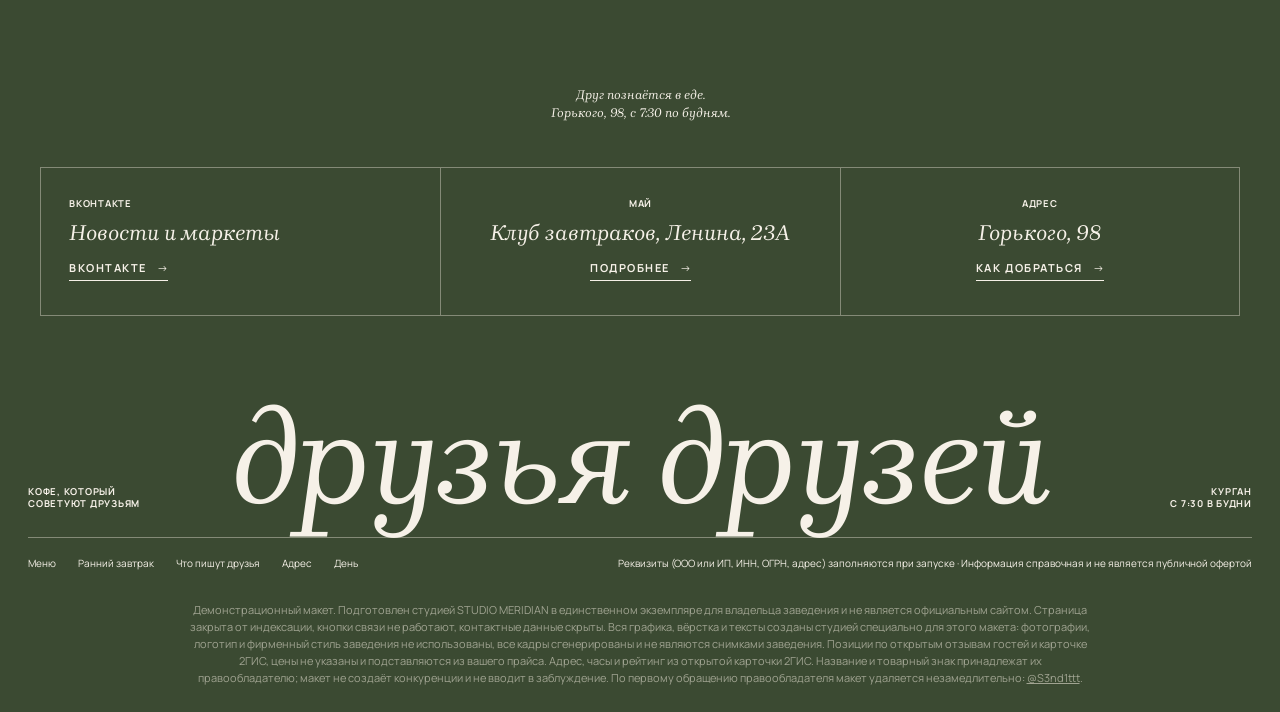
<file: gde/index.html>
<!DOCTYPE html>
<html lang="ru" data-v="1" data-base="../" class="nojs" data-tone="p" data-tz="5">
<head>
<meta charset="UTF-8">
<meta name="viewport" content="width=device-width, initial-scale=1, viewport-fit=cover">
<meta name="robots" content="noindex, nofollow">
<title>Где мы · Демо-макет сайта · STUDIO MERIDIAN</title>
<meta name="description" content="Кофейня «Друзья Друзей»: улица Максима Горького, 98. Будни с 7:30, выходные с 10:00, до 22:00.">
<meta name="theme-color" content="#3B4A32">
<meta property="og:type" content="website">
<meta property="og:title" content="Демо-макет сайта · STUDIO MERIDIAN">
<meta property="og:description" content="Кофейня «Друзья Друзей»: улица Максима Горького, 98. Будни с 7:30, выходные с 10:00, до 22:00.">
<meta property="og:url" content="https://druzya.meridianstud.ru/gde/">
<meta property="og:image" content="https://druzya.meridianstud.ru/img/og.jpg?v=1">
<link rel="icon" href="data:image/svg+xml,%3Csvg xmlns='http://www.w3.org/2000/svg' viewBox='0 0 40 40'%3E%3Crect width='40' height='40' rx='8' fill='%23C9673F'/%3E%3Cpath d='M7 15h10v9a5 5 0 0 1-10 0z' fill='%23fff'/%3E%3Cpath d='M23 15h10v9a5 5 0 0 1-10 0z' fill='%23fff'/%3E%3C/svg%3E">
<link rel="preload" href="../fonts/brygada.woff2" as="font" type="font/woff2" crossorigin>
<link rel="preload" href="../fonts/manrope.woff2" as="font" type="font/woff2" crossorigin>
<link rel="stylesheet" href="../skin.css?v=3e9a153c">
<link rel="stylesheet" href="../venue.css?v=29b6ff95">
<noscript><style>.curtain{display:none}</style></noscript>
</head>
<body>
<p class="demo-strip">Демо-макет студии MERIDIAN · не является официальным сайтом заведения</p>
<div class="curtain" aria-hidden="true"><p class="wm"><span style="--i:0">д</span><span style="--i:1">р</span><span style="--i:2">у</span><span style="--i:3">з</span><span style="--i:4">ь</span><span style="--i:5">я</span><span style="--i:6">&nbsp;</span><span style="--i:7">д</span><span style="--i:8">р</span><span style="--i:9">у</span><span style="--i:10">з</span><span style="--i:11">е</span><span style="--i:12">й</span></p><div class="pic"><div class="pi"><img src="../img/h-druzya.jpg?v=1" alt="" decoding="async" width="1152" height="768"></div></div></div>
<div class="veil" aria-hidden="true"></div>
<header class="top">
  <nav class="nav" aria-label="Разделы"><a href="../menu/">Меню</a><a href="../#rano">Ранний завтрак</a><a href="../#druzya">Что пишут друзья</a><a href="../gde/" aria-current="page">Адрес</a><a href="../den/">День</a></nav>
  <button class="burger" type="button" aria-expanded="false" aria-controls="menu">Меню</button>
  <a class="logo" href="../" aria-label="Друзья Друзей, на главную"><svg class="lamp" viewBox="0 0 40 40" aria-hidden="true"><path d="M5 14h12v10a6 6 0 0 1-12 0z" fill="none" stroke="currentColor" stroke-width="2" transform="rotate(-12 11 20)"/><path d="M23 14h12v10a6 6 0 0 1-12 0z" fill="currentColor" transform="rotate(12 29 20)"/><path d="M18 6l2 4M22 6l-2 4" stroke="currentColor" stroke-width="1.6"/></svg><span>друзья друзей</span></a>
  <div class="right"><span class="now" data-now></span><button type="button" data-hint="Телефон скрыт в демо. В рабочей версии кнопка сразу набирает номер.">Позвонить</button></div>
</header>
<div class="menu" id="menu" hidden><nav aria-label="Меню"><a href="../menu/">Меню</a><a href="../#rano">Ранний завтрак</a><a href="../#druzya">Что пишут друзья</a><a href="../gde/" aria-current="page">Адрес</a><a href="../den/">День</a></nav></div>
<main class="spots-p" data-bg="p">

  <section class="mh"><p class="kick">Курган</p><h1 class="cap l rv"><span class="ln"><span>Где</span></span><span class="ln"><span>мы</span></span></h1></section>
  <article class="spot" id="gorkogo">
    <div class="sp2"><figure class="px"><img src="../img/d-hall.jpg?v=1" alt="Горького, 98" loading="lazy" decoding="async" width="1152" height="768"></figure><figure class="px"><img src="../img/d-loggia.jpg?v=1" alt="" loading="lazy" decoding="async" width="1152" height="768"></figure></div>
    <div class="si">
      <p class="k">центр Кургана · Премия 2ГИС, лучшая кофейня 2026 и 2025, премия 2018</p>
      <h2 class="cap m">Горького, 98</h2>
      <p class="it">Улица Максима Горького, 98. Будни с 7:30, выходные с 10:00, до 22:00. Завтраки с 7:30 до 12:00.</p>
      <p class="k">Пн‑пт с 7:30 до 22:00 · сб и вс с 10:00 до 22:00 · <span class="st" data-open="7.5" data-close="22" data-open-we="10" data-close-we="22"></span></p>
      <p class="k">4.9 в 2ГИС · 670 оценок</p>
      <button class="btn" type="button" data-hint="В рабочей версии кнопка откроет маршрут в 2ГИС или Яндекс Картах.">Маршрут</button>
    </div>
  </article>
  <section class="gives feats"><h2 class="cap m">Удобства</h2><div class="gv"><div><b>Открываемся в 7:30</b></div><div><b>Завтраки до 12:00</b></div><div><b>Фильтр и сезонное зерно</b></div><div><b>Десерты без сахара</b></div><div><b>Лоджия с диванчиком</b></div><div><b>Можно с собакой</b></div><div><b>Можно с ноутбуком</b></div><div><b>Кофе и десерты с собой</b></div></div></section>
</main>
<footer class="foot" data-bg="g">
  <p class="quote">Друг познаётся в еде.<br>Горького, 98, с 7:30 по будням.</p>
  <div class="boxes"><div class="box"><p class="k">ВКонтакте</p><p class="it">Новости и маркеты</p><button class="btn" type="button" data-hint="В рабочей версии здесь ваша группа ВКонтакте.">ВКонтакте</button></div><div class="box"><p class="k">Май</p><p class="it">Клуб завтраков, Ленина, 23А</p><button class="btn" type="button" data-hint="В рабочей версии здесь ссылка на «Май, клуб завтраков».">Подробнее</button></div><div class="box"><p class="k">Адрес</p><p class="it">Горького, 98</p><a class="btn" href="../gde/">Как добраться</a></div></div>
  <div class="sig"><p class="k">Кофе, который<br>советуют друзьям</p><p class="wm" aria-hidden="true">друзья друзей</p><p class="k r">Курган<br>с 7:30 в будни</p></div>
  <div class="fine">
    <span><a href="../menu/">Меню</a><a href="../#rano">Ранний завтрак</a><a href="../#druzya">Что пишут друзья</a><a href="../gde/">Адрес</a><a href="../den/">День</a></span>
    <span>Реквизиты (ООО или ИП, ИНН, ОГРН, адрес) заполняются при запуске · Информация справочная и не является публичной офертой</span>
  </div>
  <p class="note">Демонстрационный макет. Подготовлен студией STUDIO MERIDIAN в единственном экземпляре для владельца заведения и не является официальным сайтом. Страница закрыта от индексации, кнопки связи не работают, контактные данные скрыты. Вся графика, вёрстка и тексты созданы студией специально для этого макета: фотографии, логотип и фирменный стиль заведения не использованы, все кадры сгенерированы и не являются снимками заведения. Позиции по открытым отзывам гостей и карточке 2ГИС, цены не указаны и подставляются из вашего прайса. Адрес, часы и рейтинг из открытой карточки 2ГИС. Название и товарный знак принадлежат их правообладателю; макет не создаёт конкуренции и не вводит в заблуждение. По первому обращению правообладателя макет удаляется незамедлительно: <a href="https://t.me/S3nd1ttt" target="_blank" rel="noopener">@S3nd1ttt</a>.</p>
</footer>
<div class="toast" role="status" aria-live="polite" hidden></div>
<a class="mer-badge" href="https://t.me/S3nd1ttt" target="_blank" rel="noopener">MERIDIAN · Демо</a>
<script src="../skin.js?v=77db7cbb"></script>
<script src="../venue.js?v=4d734fe4"></script>
</body>
</html>
</file>
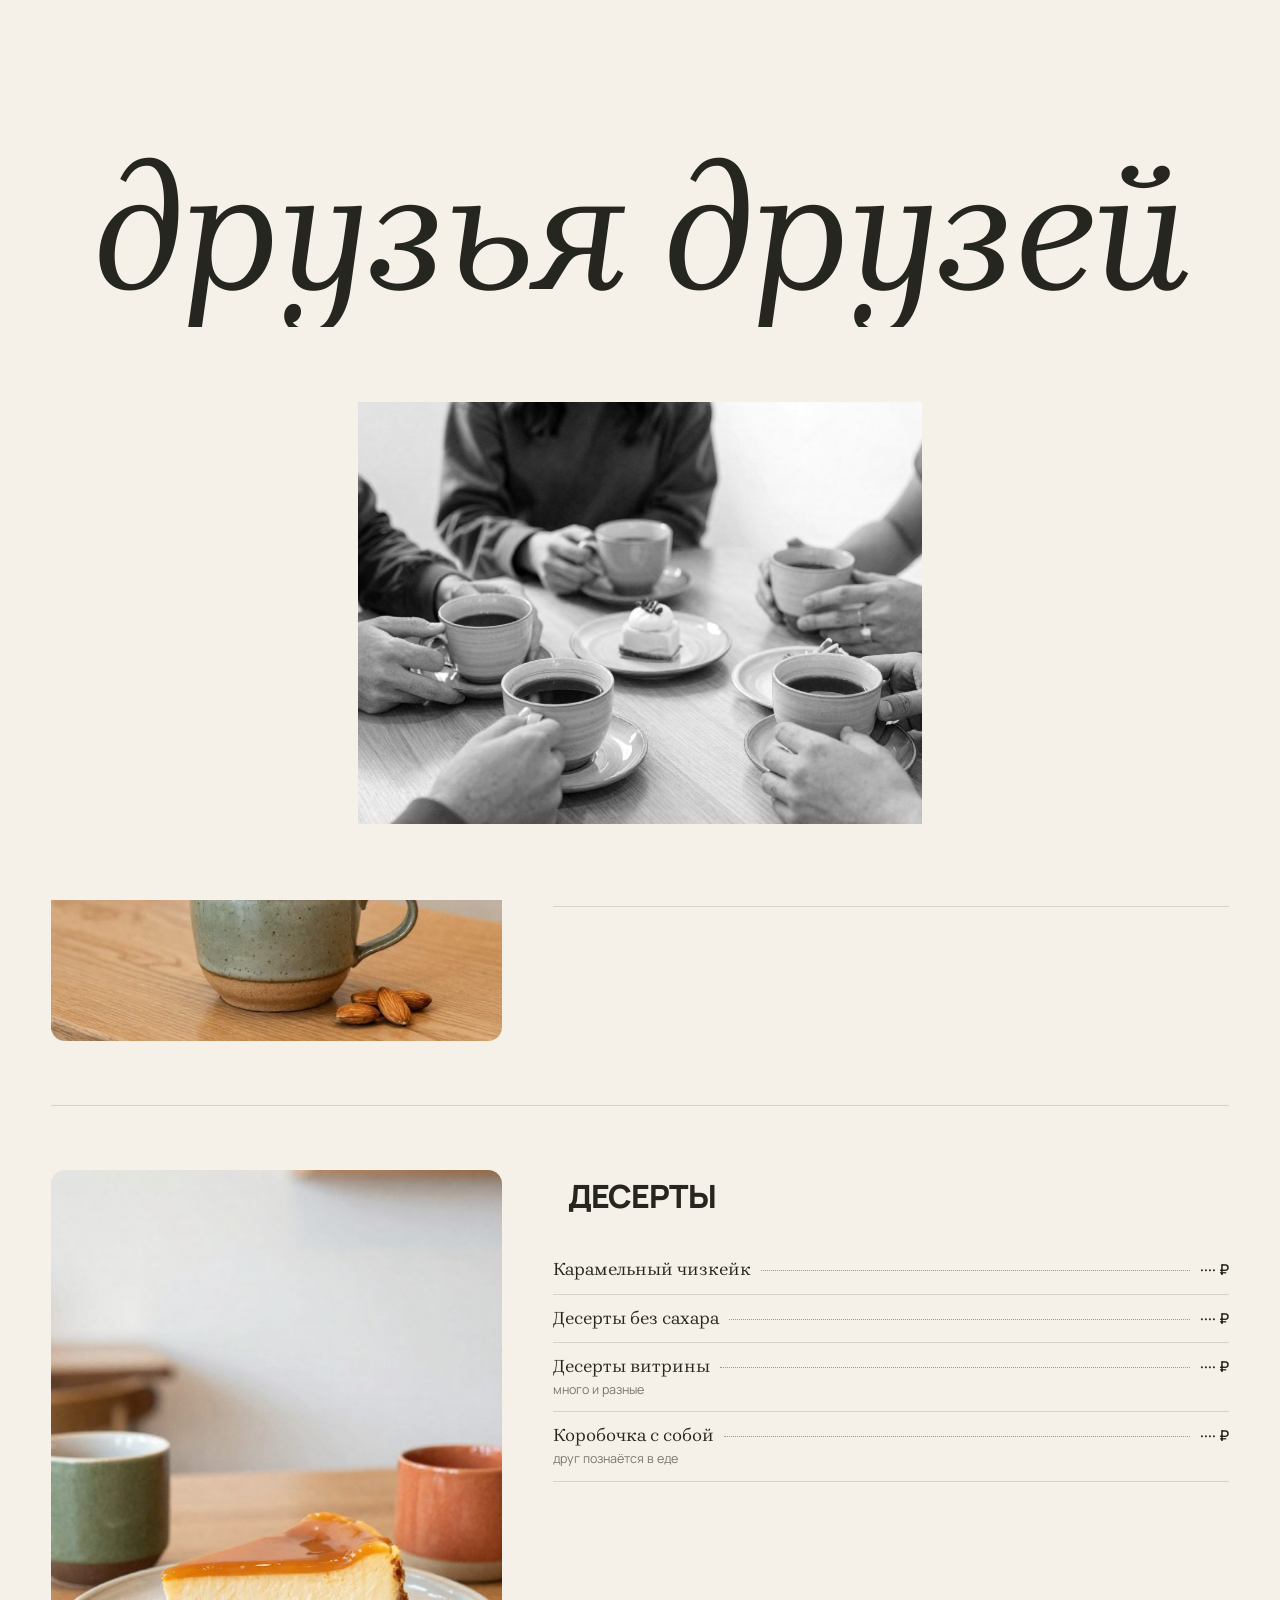
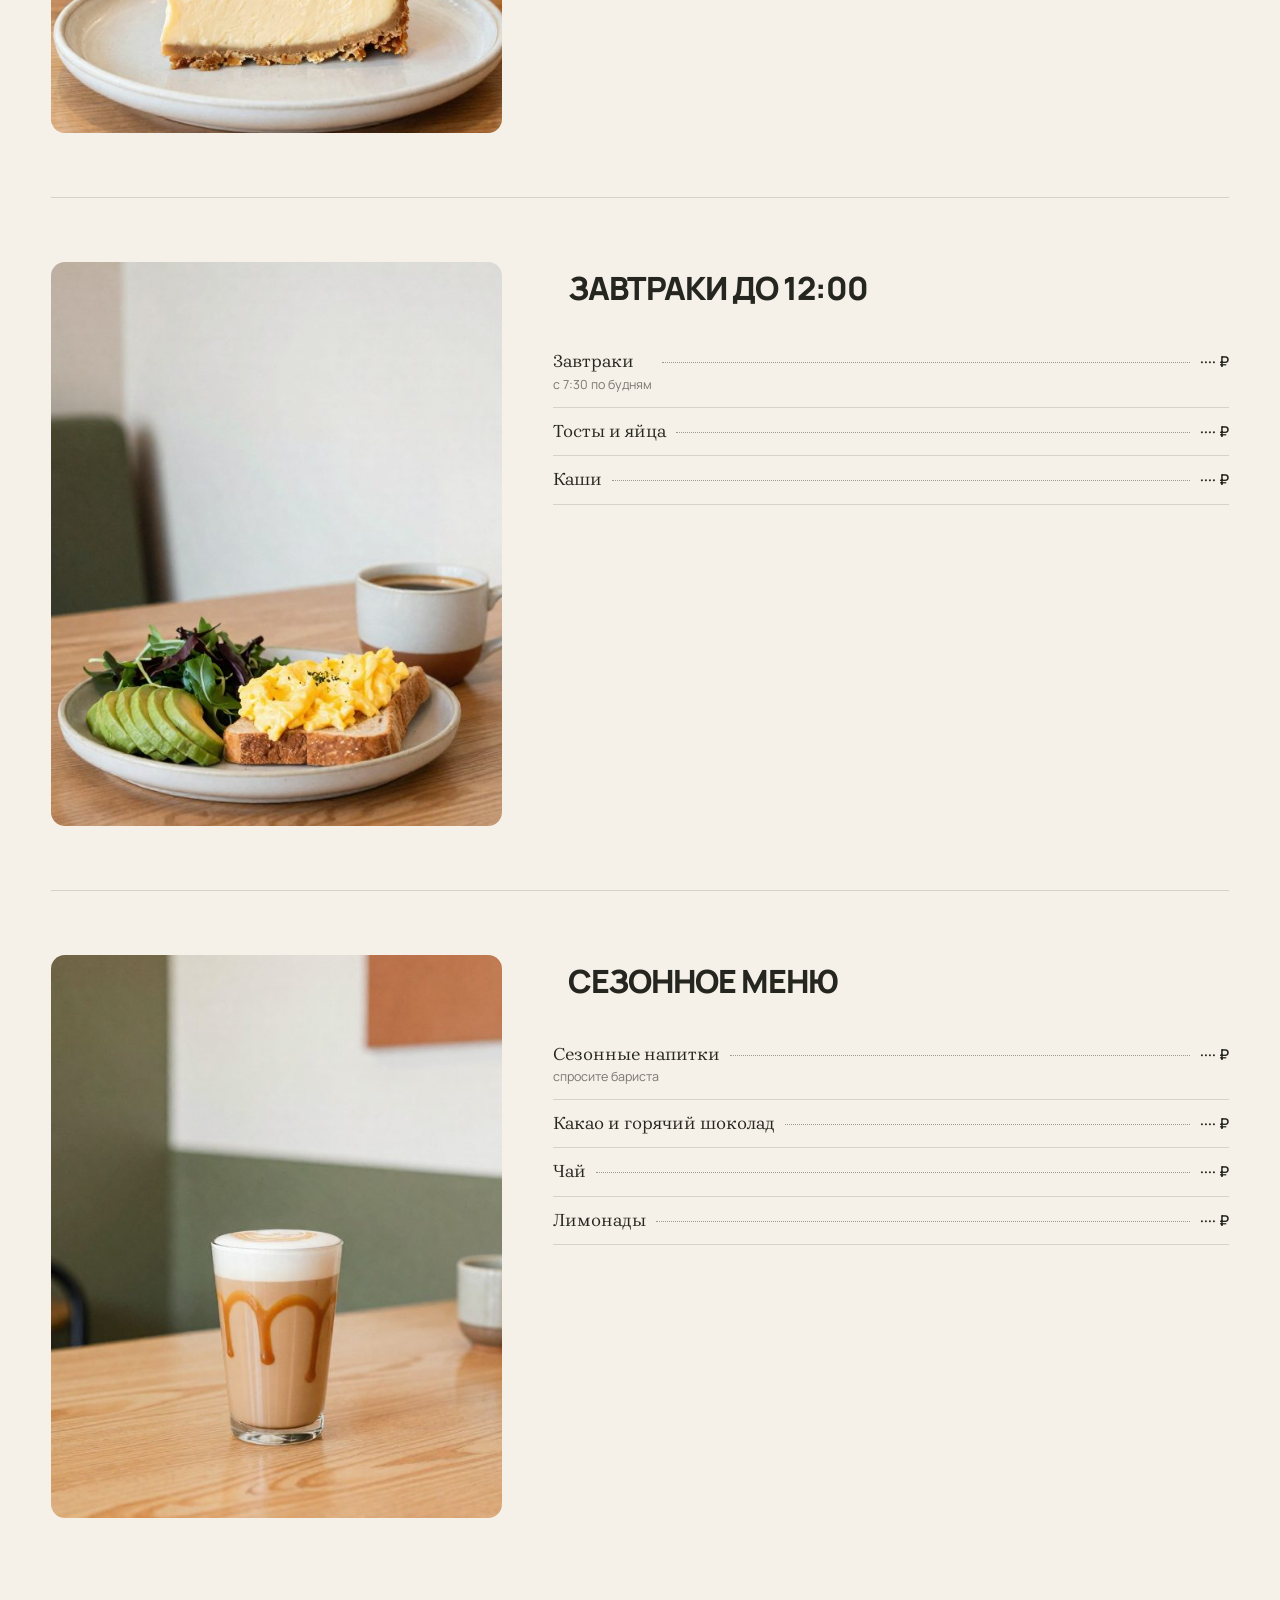
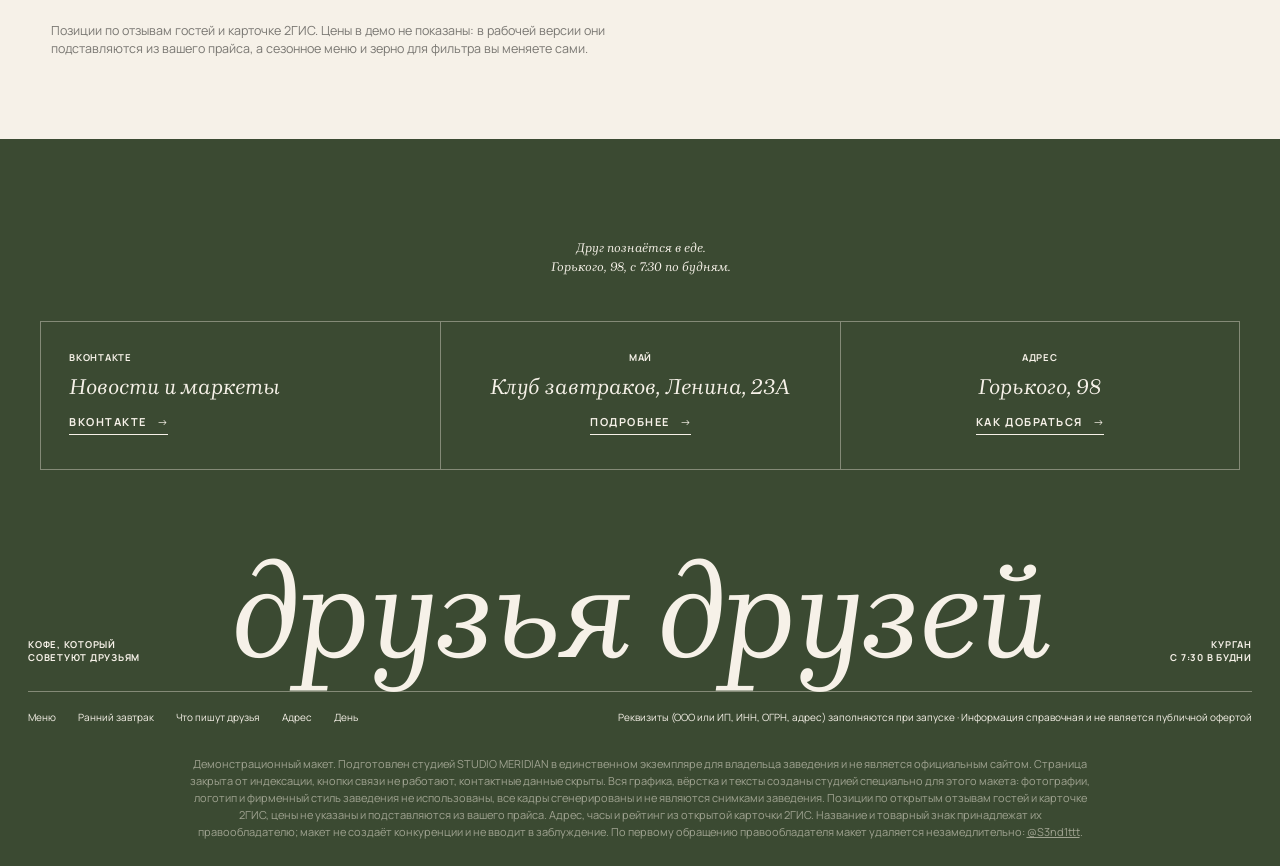
<file: menu/index.html>
<!DOCTYPE html>
<html lang="ru" data-v="1" data-base="../" class="nojs" data-tone="p" data-tz="5">
<head>
<meta charset="UTF-8">
<meta name="viewport" content="width=device-width, initial-scale=1, viewport-fit=cover">
<meta name="robots" content="noindex, nofollow">
<title>Меню · Демо-макет сайта · STUDIO MERIDIAN</title>
<meta name="description" content="Меню кофейни «Друзья Друзей» в Кургане: флэт уайт, миндальный раф, фильтр, карамельный чизкейк, завтраки.">
<meta name="theme-color" content="#3B4A32">
<meta property="og:type" content="website">
<meta property="og:title" content="Демо-макет сайта · STUDIO MERIDIAN">
<meta property="og:description" content="Меню кофейни «Друзья Друзей» в Кургане: флэт уайт, миндальный раф, фильтр, карамельный чизкейк, завтраки.">
<meta property="og:url" content="https://druzya.meridianstud.ru/menu/">
<meta property="og:image" content="https://druzya.meridianstud.ru/img/og.jpg?v=1">
<link rel="icon" href="data:image/svg+xml,%3Csvg xmlns='http://www.w3.org/2000/svg' viewBox='0 0 40 40'%3E%3Crect width='40' height='40' rx='8' fill='%23C9673F'/%3E%3Cpath d='M7 15h10v9a5 5 0 0 1-10 0z' fill='%23fff'/%3E%3Cpath d='M23 15h10v9a5 5 0 0 1-10 0z' fill='%23fff'/%3E%3C/svg%3E">
<link rel="preload" href="../fonts/brygada.woff2" as="font" type="font/woff2" crossorigin>
<link rel="preload" href="../fonts/manrope.woff2" as="font" type="font/woff2" crossorigin>
<link rel="stylesheet" href="../skin.css?v=3e9a153c">
<link rel="stylesheet" href="../venue.css?v=29b6ff95">
<noscript><style>.curtain{display:none}</style></noscript>
</head>
<body>
<p class="demo-strip">Демо-макет студии MERIDIAN · не является официальным сайтом заведения</p>
<div class="curtain" aria-hidden="true"><p class="wm"><span style="--i:0">д</span><span style="--i:1">р</span><span style="--i:2">у</span><span style="--i:3">з</span><span style="--i:4">ь</span><span style="--i:5">я</span><span style="--i:6">&nbsp;</span><span style="--i:7">д</span><span style="--i:8">р</span><span style="--i:9">у</span><span style="--i:10">з</span><span style="--i:11">е</span><span style="--i:12">й</span></p><div class="pic"><div class="pi"><img src="../img/h-druzya.jpg?v=1" alt="" decoding="async" width="1152" height="768"></div></div></div>
<div class="veil" aria-hidden="true"></div>
<header class="top">
  <nav class="nav" aria-label="Разделы"><a href="../menu/" aria-current="page">Меню</a><a href="../#rano">Ранний завтрак</a><a href="../#druzya">Что пишут друзья</a><a href="../gde/">Адрес</a><a href="../den/">День</a></nav>
  <button class="burger" type="button" aria-expanded="false" aria-controls="menu">Меню</button>
  <a class="logo" href="../" aria-label="Друзья Друзей, на главную"><svg class="lamp" viewBox="0 0 40 40" aria-hidden="true"><path d="M5 14h12v10a6 6 0 0 1-12 0z" fill="none" stroke="currentColor" stroke-width="2" transform="rotate(-12 11 20)"/><path d="M23 14h12v10a6 6 0 0 1-12 0z" fill="currentColor" transform="rotate(12 29 20)"/><path d="M18 6l2 4M22 6l-2 4" stroke="currentColor" stroke-width="1.6"/></svg><span>друзья друзей</span></a>
  <div class="right"><span class="now" data-now></span><button type="button" data-hint="Телефон скрыт в демо. В рабочей версии кнопка сразу набирает номер.">Позвонить</button></div>
</header>
<div class="menu" id="menu" hidden><nav aria-label="Меню"><a href="../menu/" aria-current="page">Меню</a><a href="../#rano">Ранний завтрак</a><a href="../#druzya">Что пишут друзья</a><a href="../gde/">Адрес</a><a href="../den/">День</a></nav></div>
<main class="menu-p" data-bg="p">

  <section class="mh"><p class="kick">Кофе, который советуют друзьям</p><h1 class="cap l rv"><span class="ln"><span>Меню</span></span></h1><nav class="mtabs" aria-label="Разделы меню"><a href="#kofe">Кофе</a><a href="#deserty">Десерты</a><a href="#zavtrak">Завтраки до 12:00</a><a href="#sezon">Сезонное меню</a></nav></section>
  <section class="mcat" id="kofe"><figure class="px"><img src="../img/d-raf.jpg?v=1" alt="Кофе" loading="lazy" decoding="async" width="704" height="880"></figure><div><h2 class="cap m">Кофе</h2><ul class="mlist"><li><span><b>Флэт уайт</b><small>классика постоянных гостей</small></span><i></i><em>···· ₽</em></li><li><span><b>Миндальный раф</b></span><i></i><em>···· ₽</em></li><li><span><b>Латте с карамелью</b></span><i></i><em>···· ₽</em></li><li><span><b>Капучино</b></span><i></i><em>···· ₽</em></li><li><span><b>Фильтр</b><small>Колумбия, Кения, зерно меняется регулярно</small></span><i></i><em>···· ₽</em></li><li><span><b>Колд-брю</b><small>пока в холодном кофейном подполье</small></span><i></i><em>···· ₽</em></li></ul></div></section>
  <section class="mcat" id="deserty"><figure class="px"><img src="../img/d-cheesecake.jpg?v=1" alt="Десерты" loading="lazy" decoding="async" width="704" height="880"></figure><div><h2 class="cap m">Десерты</h2><ul class="mlist"><li><span><b>Карамельный чизкейк</b></span><i></i><em>···· ₽</em></li><li><span><b>Десерты без сахара</b></span><i></i><em>···· ₽</em></li><li><span><b>Десерты витрины</b><small>много и разные</small></span><i></i><em>···· ₽</em></li><li><span><b>Коробочка с собой</b><small>друг познаётся в еде</small></span><i></i><em>···· ₽</em></li></ul></div></section>
  <section class="mcat" id="zavtrak"><figure class="px"><img src="../img/d-breakfast.jpg?v=1" alt="Завтраки до 12:00" loading="lazy" decoding="async" width="704" height="880"></figure><div><h2 class="cap m">Завтраки до 12:00</h2><ul class="mlist"><li><span><b>Завтраки</b><small>с 7:30 по будням</small></span><i></i><em>···· ₽</em></li><li><span><b>Тосты и яйца</b></span><i></i><em>···· ₽</em></li><li><span><b>Каши</b></span><i></i><em>···· ₽</em></li></ul></div></section>
  <section class="mcat" id="sezon"><figure class="px"><img src="../img/d-latte.jpg?v=1" alt="Сезонное меню" loading="lazy" decoding="async" width="704" height="880"></figure><div><h2 class="cap m">Сезонное меню</h2><ul class="mlist"><li><span><b>Сезонные напитки</b><small>спросите бариста</small></span><i></i><em>···· ₽</em></li><li><span><b>Какао и горячий шоколад</b></span><i></i><em>···· ₽</em></li><li><span><b>Чай</b></span><i></i><em>···· ₽</em></li><li><span><b>Лимонады</b></span><i></i><em>···· ₽</em></li></ul></div></section>
  <p class="mnote">Позиции по отзывам гостей и карточке 2ГИС. Цены в демо не показаны: в рабочей версии они подставляются из вашего прайса, а сезонное меню и зерно для фильтра вы меняете сами.</p>
</main>
<footer class="foot" data-bg="g">
  <p class="quote">Друг познаётся в еде.<br>Горького, 98, с 7:30 по будням.</p>
  <div class="boxes"><div class="box"><p class="k">ВКонтакте</p><p class="it">Новости и маркеты</p><button class="btn" type="button" data-hint="В рабочей версии здесь ваша группа ВКонтакте.">ВКонтакте</button></div><div class="box"><p class="k">Май</p><p class="it">Клуб завтраков, Ленина, 23А</p><button class="btn" type="button" data-hint="В рабочей версии здесь ссылка на «Май, клуб завтраков».">Подробнее</button></div><div class="box"><p class="k">Адрес</p><p class="it">Горького, 98</p><a class="btn" href="../gde/">Как добраться</a></div></div>
  <div class="sig"><p class="k">Кофе, который<br>советуют друзьям</p><p class="wm" aria-hidden="true">друзья друзей</p><p class="k r">Курган<br>с 7:30 в будни</p></div>
  <div class="fine">
    <span><a href="../menu/">Меню</a><a href="../#rano">Ранний завтрак</a><a href="../#druzya">Что пишут друзья</a><a href="../gde/">Адрес</a><a href="../den/">День</a></span>
    <span>Реквизиты (ООО или ИП, ИНН, ОГРН, адрес) заполняются при запуске · Информация справочная и не является публичной офертой</span>
  </div>
  <p class="note">Демонстрационный макет. Подготовлен студией STUDIO MERIDIAN в единственном экземпляре для владельца заведения и не является официальным сайтом. Страница закрыта от индексации, кнопки связи не работают, контактные данные скрыты. Вся графика, вёрстка и тексты созданы студией специально для этого макета: фотографии, логотип и фирменный стиль заведения не использованы, все кадры сгенерированы и не являются снимками заведения. Позиции по открытым отзывам гостей и карточке 2ГИС, цены не указаны и подставляются из вашего прайса. Адрес, часы и рейтинг из открытой карточки 2ГИС. Название и товарный знак принадлежат их правообладателю; макет не создаёт конкуренции и не вводит в заблуждение. По первому обращению правообладателя макет удаляется незамедлительно: <a href="https://t.me/S3nd1ttt" target="_blank" rel="noopener">@S3nd1ttt</a>.</p>
</footer>
<div class="toast" role="status" aria-live="polite" hidden></div>
<a class="mer-badge" href="https://t.me/S3nd1ttt" target="_blank" rel="noopener">MERIDIAN · Демо</a>
<script src="../skin.js?v=77db7cbb"></script>
<script src="../venue.js?v=4d734fe4"></script>
</body>
</html>
</file>
<file: skin.css>
/* DEMOKIT, кожа MAISON: каркас MAISON CAFÉ (шрифты Manrope и Brygada 1918, SIL OFL) для демо реальным заведениям.
   Палитра и шрифты в переменных :root, заведение переопределяет их в своём venue.css. Фон меняется по разделам data-bg. */
@font-face{font-family:'MSans';src:url(fonts/manrope.woff2) format('woff2');font-weight:400 800;font-display:swap}
@font-face{font-family:'MSerif';src:url(fonts/brygada.woff2) format('woff2');font-weight:400 700;font-style:normal;font-display:swap}
@font-face{font-family:'MSerif';src:url(fonts/brygada-italic.woff2) format('woff2');font-weight:400 700;font-style:italic;font-display:swap}

:root{
  --gr:#1E1E1C;--gr2:#282826;--pa:#F1EEE7;--li:#E2DBCC;--kr:#D3BE98;--ink:#171716;--cream:#E9E3D6;--brass:#D9B26F;--acc:var(--brass);--disp:var(--sans);
  --sans:'MSans',system-ui,sans-serif;--serif:'MSerif',Georgia,serif;
  --ease:cubic-bezier(.2,.8,.2,1);--eio:cubic-bezier(.77,0,.175,1);--eo:cubic-bezier(.25,.46,.45,.94);--hd:64px;
}
html{--bg:var(--gr);--fg:var(--cream);--mut:rgba(233,227,214,.58);--line:rgba(233,227,214,.16);--line2:rgba(233,227,214,.42);--tile:#4A5A4F}
html[data-tone=p]{--bg:var(--pa);--fg:var(--ink);--mut:rgba(23,23,22,.56);--line:rgba(23,23,22,.14);--line2:rgba(23,23,22,.4);--tile:#8E8982}
html[data-tone=l]{--bg:var(--li);--fg:var(--ink);--mut:rgba(23,23,22,.56);--line:rgba(23,23,22,.15);--line2:rgba(23,23,22,.4);--tile:#8E8982}
html[data-tone=k]{--bg:var(--kr);--fg:var(--ink);--mut:rgba(23,23,22,.6);--line:rgba(23,23,22,.18);--line2:rgba(23,23,22,.45);--tile:#8E8475}
html.en .ru,html:not(.en) .en{display:none}
*,*::before,*::after{box-sizing:border-box}
html,body{overflow-x:clip}
body{margin:0;background:var(--bg);color:var(--fg);font:400 15px/1.5 var(--sans);-webkit-font-smoothing:antialiased;transition:background-color .8s var(--ease),color .8s var(--ease)}
img,video{display:block;max-width:100%;height:auto}
a{color:inherit;text-decoration:none}
button,input{font:inherit;color:inherit}
button{background:none;border:0;padding:0;cursor:pointer}
figure{margin:0}
p{margin:0}
h1{margin:0;font:inherit}
.vh{position:absolute;width:1px;height:1px;overflow:hidden;clip:rect(0 0 0 0);white-space:nowrap}
:focus-visible{outline:1px solid currentColor;outline-offset:3px}

/* ── шрифтовые роли ── */
.cap{font:800 18px/.88 var(--disp);text-transform:uppercase;letter-spacing:-.035em;margin:0}
.cap.xl{font-size:clamp(56px,8.6vw,136px)}
.cap.l{font-size:clamp(40px,5.2vw,82px)}
.cap.m{font-size:clamp(24px,2.5vw,38px);line-height:.94;letter-spacing:-.03em}
.cap.s{font-size:15px;line-height:1.05;letter-spacing:-.01em}
.cap.s2{font-size:clamp(22px,2vw,28px);line-height:.95;letter-spacing:-.02em}
.kick{font:400 20px/1.2 var(--serif);margin-bottom:14px;letter-spacing:-.01em}
.lead{font-size:14px;line-height:1.5;margin-top:28px}
.k{font:700 9.5px/1.35 var(--sans);text-transform:uppercase;letter-spacing:.08em}
.btn{display:inline-block;border:1px solid var(--line2);padding:11px 28px;font:600 9.5px/1 var(--sans);text-transform:uppercase;letter-spacing:.12em;transition:background .3s,color .3s,border-color .3s}
.btn:hover{background:var(--fg);color:var(--bg);border-color:var(--fg)}

/* ── проявление заголовков по строкам (маска) и мягкое появление ── */
.ln{display:block;overflow:hidden;padding-bottom:.13em;margin-bottom:-.13em}
.ln>span{display:block;transform:translateY(108%);transition:transform 1.1s var(--ease)}
.ln:nth-child(2)>span{transition-delay:.09s}.ln:nth-child(3)>span{transition-delay:.18s}
.rv.in .ln>span{transform:none}
.rv-f{opacity:0;transform:translateY(16px);transition:opacity 1s var(--ease) .25s,transform 1s var(--ease) .25s}
.rv-f.in{opacity:1;transform:none}
html.nojs .ln>span,html.nojs .rv-f{transform:none;opacity:1}

/* ── шторка-загрузчик: знак, снизу поднимается кадр, потом шторка уходит вверх ── */
.curtain{position:fixed;inset:0;z-index:200;background:var(--pa);color:var(--ink);display:flex;flex-direction:column;align-items:center;justify-content:center;overflow:hidden;transition:transform 1.1s var(--eio)}
.curtain .wm{font:500 clamp(84px,14vw,230px)/.86 var(--serif);letter-spacing:-.045em;position:relative;z-index:2;overflow:hidden;padding:0 .04em .12em;white-space:nowrap}
.curtain .wm span{display:inline-block;transform:translateY(110%);transition:transform 1.25s var(--eio) calc(var(--i) * 45ms)}
.curtain .pic{width:min(44vw,620px);aspect-ratio:4/3;overflow:hidden;margin-top:-.1em;transform:translateY(80vh);transition:transform 1.6s var(--eio) .2s}
.curtain .pi{width:100%;height:100%;transform:translateY(-10%) scale(1.1);transition:transform 1.6s var(--eio) .2s}
.curtain .pic img{width:100%;height:100%;object-fit:cover;filter:grayscale(1) contrast(1.05)}
html.c1 .curtain .wm span{transform:none}
html.c1 .curtain .pic{transform:translateY(18%)}
html.c1 .curtain .pi{transform:translateY(0) scale(1.1)}
html.c2 .curtain{transform:translateY(-100%)}
html.c2 .curtain .pi{transform:translateY(40%) scale(1.2)}
html.quick .curtain{background:var(--gr);color:var(--cream);transition-duration:.8s}
html.quick .curtain .pic{display:none}
html.quick .curtain .wm span{transition-duration:.7s;transition-delay:calc(var(--i) * 18ms)}
html.c3 .curtain{display:none}
/* шторка между страницами: графит опускается сверху, новая страница открывается из-под неё */
.veil{position:fixed;inset:0;z-index:190;background:var(--gr);transform:translateY(-100%);transition:transform .75s var(--eio);pointer-events:none}
html.leaving .veil{transform:none}

/* ── шапка ── */
.top{position:sticky;top:0;z-index:50;height:var(--hd);display:grid;grid-template-columns:1fr auto 1fr;align-items:center;padding:0 28px;background:var(--bg);border-bottom:1px solid var(--line);transition:background-color .8s var(--ease),transform .5s cubic-bezier(.455,.03,.515,.955)}
html.hd-up .top{transform:translateY(-101%)}
.nav{display:flex;gap:22px;font-size:11.5px}
.nav a{position:relative;padding:4px 0}
.nav a::after{content:'';position:absolute;left:50%;bottom:-3px;height:1px;width:0;background:currentColor;transform:translateX(-50%);transition:width .5s cubic-bezier(.455,.03,.515,.955)}
.nav a:hover::after{width:100%}
.nav a[aria-current]::after{width:14px}
.nav a[aria-current]:hover::after{width:100%}
.logo{font:500 33px/1 var(--serif);letter-spacing:-.035em;white-space:nowrap}
.right{display:flex;justify-content:flex-end;align-items:center;gap:18px;font-size:11.5px;white-space:nowrap}
.langs{display:flex;gap:9px}
.langs button{color:var(--mut)}
.langs button[aria-pressed=true]{color:var(--fg)}
.burger{display:none;font-size:11.5px;justify-self:start}
.menu{position:fixed;inset:var(--hd) 0 0;z-index:49;background:var(--bg);padding:30px 24px}
.menu nav{display:flex;flex-direction:column;gap:6px}
.menu a{font:800 34px/1.05 var(--sans);text-transform:uppercase;letter-spacing:-.03em}

/* ── первый экран ── */
.hero{min-height:calc(100svh - var(--hd));display:flex;flex-direction:column;align-items:center;justify-content:center;text-align:center;padding:60px 24px 90px}
.hero .lead{max-width:520px}
.hero .btn{margin-top:30px}
.hbtns{display:flex;flex-wrap:wrap;justify-content:center;gap:10px}.hbtns .btn{margin:30px 0 0 !important}

/* ── пара видео: растёт по прокрутке ── */
.duo{height:190vh;--k:0}
.duo .stick{position:sticky;top:var(--hd);height:calc(100svh - var(--hd));display:grid;place-items:center}
.duo .pair{display:grid;grid-template-columns:1fr 1fr;width:calc(54vw + 36vw * var(--k));max-width:calc((100svh - var(--hd) - 60px) * 1.7)}
.duo figure{aspect-ratio:5/6;overflow:hidden;background:var(--gr2)}
.duo img,.duo video{width:100%;height:100%;object-fit:cover}

/* ── линейки и сетка пачек ── */
.ranges{padding:130px 24px 120px;text-align:center}
.grid{display:grid;grid-template-columns:repeat(3,1fr);gap:22px;max-width:1260px;margin:56px auto 50px;text-align:left}
.card{display:block}
.card .ph{position:relative;display:block;aspect-ratio:4/5;overflow:hidden;background:var(--tile)}
.card .ph img{position:absolute;inset:0;width:100%;height:100%;object-fit:cover;transition:opacity .6s var(--ease),transform 1.2s var(--ease)}
.card .ph .alt{opacity:0}
.card:hover .ph .alt{opacity:1}
.card:hover .ph img{transform:scale(1.025)}
.card .meta{display:grid;grid-template-columns:1fr auto;gap:2px 12px;padding:14px 0 6px}
.card .meta b{font:800 12.5px/1.2 var(--sans);text-transform:uppercase;letter-spacing:-.01em}
.card .meta .pr{position:relative;font-size:10.5px;padding-bottom:2px;align-self:start}
.card .meta .pr::after{content:'';position:absolute;left:0;right:0;bottom:0;height:1px;background:currentColor;transform:scaleX(0);transform-origin:left;transition:transform .5s cubic-bezier(.455,.03,.515,.955)}
.card:hover .meta .pr::after{transform:scaleX(1)}
.card .meta small{grid-column:1/-1;font-size:11px;color:var(--mut)}
.card[hidden]{display:none}
.tabs{display:flex;flex-wrap:wrap;justify-content:center;gap:8px;margin-top:36px}
.tabs button{border:1px solid var(--line);padding:9px 16px;font:600 9.5px/1 var(--sans);text-transform:uppercase;letter-spacing:.1em}
.tabs button[aria-pressed=true]{background:var(--fg);color:var(--bg);border-color:var(--fg)}
.shop .grid{margin-top:40px}
.banner{padding:140px 24px;text-align:center}
.banner .lead{max-width:460px;margin:26px auto 0}

/* ── парящий коллаж ── */
.collage{position:relative;padding:40px 0 120px}
.fl{position:relative;height:150vh;max-width:1400px;margin:0 auto}
.fl figure{position:absolute;overflow:hidden;background:var(--gr2);will-change:transform}
.fl img{width:100%;height:100%;object-fit:cover}
.fl .c0{left:50%;top:6vh;width:min(36vw,520px);aspect-ratio:3/4;margin-left:calc(min(36vw,520px) / -2);z-index:1}
.fl .c1{left:12%;top:26vh;width:11vw;aspect-ratio:4/5;z-index:2}
.fl .c2{right:13%;top:12vh;width:10vw;aspect-ratio:3/4}
.fl .c3{left:23%;top:96vh;width:10vw;aspect-ratio:1;z-index:2}
.fl .c4{right:22%;top:104vh;width:11vw;aspect-ratio:1;z-index:2}
.fl .c5{left:6%;top:70vh;width:9vw;aspect-ratio:1}
.collage .say{text-align:center;padding:0 24px;margin-top:-8vh;position:relative;z-index:3}
.collage .say .btn{margin-top:30px}

/* ── обжарка во всю ширину ── */
.roast .wide{height:100svh;overflow:hidden;background:var(--gr2)}
.roast .wide img,.roast .wide video{width:100%;height:100%;object-fit:cover;transform:scale(var(--z,1.12));will-change:transform}

/* ── кофейни на главной ── */
.stores{padding:120px 24px 110px;text-align:center}
.rows{max-width:1400px;margin:44px auto 40px;border-top:1px solid var(--line);text-align:left}
.ex{border-bottom:1px solid var(--line);transition:background .4s}
.ex.open{background:rgba(255,255,255,.05)}
.row{display:grid;grid-template-columns:auto 1fr auto;align-items:baseline;gap:16px;width:100%;text-align:left;padding:22px 18px 18px;transition:padding .5s var(--ease)}
.row b{font:800 clamp(24px,3.6vw,54px)/.95 var(--sans);letter-spacing:-.035em;text-transform:uppercase}
.row .ad{font:400 clamp(13px,1.5vw,22px)/1.2 var(--serif);color:var(--mut)}
.row .more{display:flex;align-items:center;gap:10px;font:600 9px/1 var(--sans);text-transform:uppercase;letter-spacing:.1em;opacity:.55;transition:opacity .3s}
.row .more svg{width:22px;height:22px;border-radius:50%;transition:transform .5s var(--ease),background .5s,color .5s}
.row:hover{padding-left:28px}
.row:hover .more,.ex.open .more{opacity:1}
.row:hover .more svg{background:var(--fg);color:var(--bg)}
.ex.open .more svg{transform:rotate(45deg)}
.exb{display:grid;grid-template-rows:0fr;transition:grid-template-rows .9s cubic-bezier(.645,.045,.355,1)}
.ex.open .exb{grid-template-rows:1fr}
.exi{overflow:hidden}
.drag{display:flex;gap:16px;overflow-x:auto;scrollbar-width:none;padding:6px 18px 40px;cursor:grab;user-select:none;-webkit-user-select:none}
.drag::-webkit-scrollbar{display:none}
.drag.grabbing{cursor:grabbing}
.drag figure{flex:0 0 min(22vw,300px);aspect-ratio:2/3;overflow:hidden;background:var(--gr2)}
.drag img{width:100%;height:100%;object-fit:cover;pointer-events:none}
.drag .info{flex:0 0 260px;display:flex;flex-direction:column;justify-content:flex-end;gap:14px;padding:0 10px}
.drag .info .it{font:italic 400 22px/1.2 var(--serif)}
.drag .info .k{color:var(--mut)}
.drag .info .btn{align-self:flex-start}

/* ── плейлист: курсивная бегущая строка, обложка у курсора ── */
.playlist{padding:110px 0 120px;text-align:center;position:relative}
.mqs{margin:40px 0 44px}
.mq{overflow:hidden;white-space:nowrap}
.mqi{display:inline-block;font:italic 400 max(36px,5.4vw)/1.2 var(--serif);letter-spacing:-.02em;animation:mq 90s linear infinite}
.mq.rev .mqi{animation-direction:reverse;animation-duration:110s}
.mqs:hover .mqi{animation-play-state:paused}
.tr{padding:0 .12em;transition:color .3s}
.mqs:hover .tr{color:var(--mut)}
.mqs .tr:hover{color:var(--fg)}
@keyframes mq{to{transform:translateX(-50%)}}
.cover{position:fixed;left:0;top:0;width:200px;aspect-ratio:1;pointer-events:none;z-index:40;opacity:0;transform:translate(-50%,-50%) scale(.85);transition:opacity .25s,transform .35s var(--ease)}
.cover.on{opacity:1;transform:translate(-50%,-50%) scale(1)}
.cover img{width:100%;height:100%;object-fit:cover;box-shadow:0 18px 40px rgba(0,0,0,.35)}
.pl-note{margin-top:14px;font-size:12px;color:var(--mut)}

/* ── подвал ── */
.foot{background:var(--gr);color:var(--cream);--mut:rgba(233,227,214,.58);--line:rgba(233,227,214,.16);--line2:rgba(233,227,214,.42);padding:100px 28px 26px}
.foot .quote{text-align:center;font-size:13px;line-height:1.45}
.boxes{display:grid;grid-template-columns:repeat(3,1fr);max-width:1200px;margin:44px auto 90px;border:1px solid var(--line2)}
.box{padding:30px 28px 34px;display:flex;flex-direction:column;align-items:center;text-align:center;gap:10px}
.box+.box{border-left:1px solid var(--line2)}
.box:first-child{align-items:flex-start;text-align:left}
.box .it{font:italic 400 22px/1.15 var(--serif);margin-bottom:6px}
.mail{display:flex;width:min(260px,100%);border-bottom:1px solid var(--line2)}
.mail input{flex:1;min-width:0;background:none;border:0;padding:8px 0;font-size:12px;outline:0}
.mail input::placeholder{color:var(--mut)}
.mail button{padding:0 4px}
.said{font-size:11px;color:var(--mut)}
.foot .btn:hover{background:var(--cream);color:var(--gr);border-color:var(--cream)}
.sig{display:grid;grid-template-columns:1fr auto 1fr;align-items:end;max-width:1400px;margin:0 auto;padding-bottom:26px;border-bottom:1px solid var(--line2)}
.sig .wm{font:500 clamp(70px,10.5vw,168px)/.78 var(--serif);letter-spacing:-.05em;white-space:nowrap}
.sig .r{text-align:right}
.fine{display:flex;justify-content:space-between;gap:20px;flex-wrap:wrap;max-width:1400px;margin:18px auto 0;font-size:10px}
.fine span:first-child{display:flex;gap:22px}
.fine a:hover{text-decoration:underline}
.foot .note{max-width:1400px;margin:22px auto 0;font-size:10.5px;line-height:1.5;color:var(--mut)}
.foot .note a{text-decoration:underline}

/* ── корзина ── */
.cart{position:fixed;inset:0;z-index:120;background:rgba(10,10,9,.42);opacity:0;visibility:hidden;transition:opacity .4s,visibility .4s}
.cart.open{opacity:1;visibility:visible}
.cart .panel{position:absolute;top:0;right:0;bottom:0;width:min(440px,100%);background:var(--pa);color:var(--ink);display:flex;flex-direction:column;transform:translateX(100%);transition:transform .6s var(--ease)}
.cart.open .panel{transform:none}
.cart .hd{display:flex;justify-content:space-between;align-items:center;padding:0 24px;height:var(--hd);border-bottom:1px solid rgba(23,23,22,.14)}
.cart .x{font-size:11.5px}
.cart .body{flex:1;overflow:auto;padding:22px 24px}
.cart ul{list-style:none;margin:0;padding:0}
.cart li{display:grid;grid-template-columns:72px 1fr auto;gap:14px;align-items:center;padding:12px 0;border-bottom:1px solid rgba(23,23,22,.12)}
.cart li img{width:72px;aspect-ratio:4/5;object-fit:cover;background:#8E8982}
.cart li b{display:block;font:800 12px/1.2 var(--sans);text-transform:uppercase}
.cart li small{display:block;font-size:11px;color:rgba(23,23,22,.6);margin-top:3px}
.cart .q{display:flex;align-items:center;gap:10px;font-size:12px}
.cart .q button{width:22px;height:22px;border:1px solid rgba(23,23,22,.3)}
.cart .sum{display:flex;justify-content:space-between;margin:20px 0;font:800 13px/1 var(--sans);text-transform:uppercase}
.cart .go{display:block;text-align:center;background:var(--ink);color:var(--pa);padding:15px;font:600 10px/1 var(--sans);text-transform:uppercase;letter-spacing:.12em}
.cart .fine2{margin-top:12px;font-size:11px;color:rgba(23,23,22,.6)}
.cart .empty{text-align:center;padding-top:60px}
.cart .empty p{font:italic 400 22px/1.2 var(--serif);margin-bottom:22px}
.cart .empty .btn{border-color:rgba(23,23,22,.4)}

/* ── страница товара ── */
.pdp .buy{display:grid;grid-template-columns:minmax(0,1.62fr) minmax(320px,1fr);border-bottom:1px solid var(--line)}
.pics{display:grid;grid-template-columns:1.62fr 1fr}
.pics figure{overflow:hidden;background:var(--tile)}
.pics .a{grid-column:1/-1;aspect-ratio:1/1.02}
.pics .b,.pics .c{aspect-ratio:1/1}
.pics .c{aspect-ratio:auto}
.pics img{width:100%;height:100%;object-fit:cover}
.panel{border-left:1px solid var(--line)}
.panel .in{position:sticky;top:var(--hd);padding:36px 40px 44px}
.panel .k{color:var(--mut)}
.panel h1{margin-top:10px}
.notes{font:italic 400 15px/1.35 var(--serif);margin-top:12px}
.price{font-size:13px;margin-top:14px}
.opt{margin-top:22px}
.seg{display:flex;flex-wrap:wrap;gap:6px;margin-top:8px}
.seg button{border:1px solid var(--line);padding:8px 12px;font-size:11px}
.seg button[aria-pressed=true]{border-color:var(--fg)}
.addrow{display:grid;grid-template-columns:auto 1fr;gap:8px;margin-top:24px}
.qty{display:flex;align-items:center;border:1px solid var(--line2)}
.qty button{width:34px;height:40px}
.qty span{min-width:20px;text-align:center;font-size:12px}
.add{background:var(--fg);color:var(--bg);font:600 9.5px/1 var(--sans);text-transform:uppercase;letter-spacing:.12em;transition:opacity .3s}
.add:hover{opacity:.85}
.add.done{opacity:.6}
.pts{list-style:none;padding:0;margin:24px 0 30px}
.panel dl{margin:0}
.panel dl div{display:grid;grid-template-columns:110px 1fr;gap:14px;padding:16px 0;border-top:1px solid var(--line2)}
.panel dt{font:800 9px/1.4 var(--sans);text-transform:uppercase;letter-spacing:.06em}
.panel dd{margin:0;font-size:11.5px;line-height:1.45}
.act{display:grid;grid-template-columns:minmax(0,1.62fr) minmax(320px,1fr);border-bottom:1px solid var(--line)}
.act .cell{border-bottom:1px solid var(--line)}
.act .cell:nth-child(odd){border-right:1px solid var(--line)}
.act .circ{display:grid;place-items:center;padding:60px}
.act .circ .px{width:min(30vw,380px);aspect-ratio:1;border-radius:50%;background:var(--tile)}
.act .txt{padding:46px 40px;display:flex;flex-direction:column;justify-content:center;gap:18px}
.act .txt.c{align-items:center;text-align:center}
.act .wide2{min-height:44vh;position:relative;background:var(--tile)}
.act .wide2 .px{position:absolute;inset:0}
.act .sm{font-size:12px;max-width:260px;color:var(--mut)}
.sign{width:90px;height:52px}
.ranges.more{padding-top:110px}

/* ── кофейни: список и своя карта ── */
.find{display:grid;grid-template-columns:400px 1fr;height:calc(100svh - var(--hd))}
.find .list{padding:30px 28px;overflow:auto;border-right:1px solid var(--line)}
.find .q{width:100%;border:1px solid var(--line2);background:none;padding:12px 14px;font-size:11px;letter-spacing:.06em;text-transform:uppercase;outline:0}
.find .q::placeholder{color:var(--mut)}
.spots{list-style:none;margin:20px 0 0;padding:0}
.spots button{display:block;width:100%;text-align:left;padding:18px 0;border-bottom:1px solid var(--line)}
.spots b{display:block;font:800 13px/1.2 var(--sans);text-transform:uppercase;letter-spacing:-.01em}
.spots .ad{display:block;font:400 13px/1.3 var(--serif);margin:6px 0 4px}
.spots .k{color:var(--mut)}
.spots button[aria-current] b{text-decoration:underline;text-underline-offset:4px}
.mapbox{position:relative;overflow:hidden;background:#DCD5C6;touch-action:none;cursor:grab}
.mapbox.grab{cursor:grabbing}
.mapbox .layer{position:absolute;left:0;top:0;transform-origin:0 0}
.mapbox .layer svg{display:block}
.mapbox .zoom{position:absolute;right:16px;top:16px;z-index:3;display:flex;flex-direction:column;border:1px solid rgba(23,23,22,.3);background:var(--pa)}
.mapbox .zoom button{width:34px;height:34px;color:var(--ink)}
.mapbox .zoom button+button{border-top:1px solid rgba(23,23,22,.2)}
.mapbox .attr{position:absolute;right:10px;bottom:8px;z-index:3;font-size:9.5px;color:rgba(23,23,22,.65);background:rgba(241,238,231,.8);padding:2px 6px}
.pin{position:absolute;z-index:2;width:34px;height:34px;margin:-17px 0 0 -17px;border-radius:50%;background:var(--ink);color:var(--pa);display:grid;place-items:center;font:500 19px/1 var(--serif);box-shadow:0 0 0 3px var(--pa);transition:transform .3s var(--ease)}
.pin::before{content:'m';margin-top:-3px}
.pin i{position:absolute;left:44px;top:50%;transform:translateY(-50%);white-space:nowrap;font:800 10px/1 var(--sans);font-style:normal;text-transform:uppercase;letter-spacing:.04em;color:var(--ink);background:var(--pa);padding:6px 8px;opacity:0;transition:opacity .3s;pointer-events:none}
.pin.on{transform:scale(1.18)}
.pin.on i,.pin:hover i{opacity:1}

/* ── день сети ── */
.dh{text-align:center;padding:70px 24px 60px}
.script{font:italic 400 clamp(88px,13vw,210px)/.92 var(--serif);letter-spacing:-.03em;margin:0}
.dh .lead{margin-top:18px}
.mas{display:grid;grid-template-columns:repeat(3,1fr);gap:44px;max-width:1260px;margin:0 auto;padding:20px 24px 130px}
.mas .col{display:flex;flex-direction:column;gap:56px}
.mas .col:nth-child(2){padding-top:110px}
.mas .col:nth-child(3){padding-top:40px}
.mas .px{background:var(--tile)}
.mas .t .px{aspect-ratio:3/4}
.mas .w .px{aspect-ratio:4/3}
.mas .cap2{display:grid;gap:4px;margin-top:12px;font-size:12px;line-height:1.45}
.mas .cap2 .k{color:var(--mut)}
.mas .cap2 b{font:800 12.5px/1.2 var(--sans);text-transform:uppercase}
.qt{border:1px solid var(--line2);padding:28px 26px;display:flex;flex-direction:column;gap:22px;min-height:220px;justify-content:space-between}
.qt .cap{font-size:clamp(20px,1.8vw,26px)}

/* ── вакансии ── */
.jh{text-align:center;padding:90px 24px 70px}
.jh .big{font:400 clamp(28px,3.3vw,50px)/1.14 var(--serif);max-width:1000px;margin:22px auto 0;letter-spacing:-.015em}
.jg{display:grid;grid-template-columns:1.2fr 1fr;gap:64px;align-items:center;max-width:1240px;margin:0 auto;padding:0 24px 90px}
.jg .px{aspect-ratio:4/3;background:var(--tile)}
.jg .sm{font-size:13px;line-height:1.55;margin:16px 0 26px;max-width:420px}
.roles{list-style:none;margin:0;padding:0;border-top:1px solid var(--line2)}
.roles li{display:grid;grid-template-columns:1fr auto;gap:2px 16px;padding:14px 0;border-bottom:1px solid var(--line2)}
.roles b{font:800 13px/1.2 var(--sans);text-transform:uppercase}
.roles .ad{font:400 13px/1.3 var(--serif);grid-column:1}
.roles .k{grid-row:1/3;grid-column:2;align-self:center;color:var(--mut)}
.jbox{padding:0 24px 130px}
.jbox .frame{max-width:760px;margin:0 auto;border:1px solid var(--line2);padding:64px 24px;text-align:center;display:flex;flex-direction:column;align-items:center;gap:16px}
.jbox .it{font:italic 400 30px/1.1 var(--serif)}
.jbox .tg{font:800 20px/1.2 var(--sans);border-bottom:1px solid currentColor;padding-bottom:2px}
.jbox .k{color:var(--mut)}

/* ── о нас ── */
.about{background-image:radial-gradient(rgba(255,255,255,.035) 1px,transparent 1px);background-size:3px 3px}
.ah{position:relative;max-width:1060px;margin:0 auto;padding:130px 24px 110px}
.ah .who{position:absolute;right:24px;top:40px;text-align:right;color:var(--mut)}
.ah .big{font:400 clamp(26px,2.9vw,44px)/1.2 var(--serif);letter-spacing:-.015em}
.ah .big+.big{margin-top:.6em}
.trio{display:grid;grid-template-columns:1fr 1.25fr 1fr;gap:18px;padding:0 28px 110px;align-items:end}
.trio .px{aspect-ratio:3/4;background:var(--tile)}
.trio .tf:nth-child(2) .px{aspect-ratio:4/5}
.trio .tf .k{margin-top:10px;color:var(--mut)}
.nums{display:grid;grid-template-columns:repeat(4,1fr);border-top:1px solid var(--line);border-bottom:1px solid var(--line);margin:0 28px 110px}
.nums div{padding:34px 24px;display:flex;flex-direction:column;gap:10px}
.nums div+div{border-left:1px solid var(--line)}
.nums b{font:800 clamp(44px,5vw,76px)/.9 var(--sans);letter-spacing:-.04em}

/* ── кадры в рамках: внутри чуть больше рамки, едут при прокрутке, при появлении уменьшаются со 110 % ── */
.px{position:relative;overflow:hidden}
.px>img,.px>video{display:block;width:100%;height:100%;object-fit:cover;scale:1.26;translate:0 var(--py,0px);transition:scale 1.8s var(--eo)}
.px.in>img,.px.in>video{scale:1.14}
.pics .px>img{scale:1.08;object-position:50% 58%}
.pics .px.in>img{scale:1.03}
.duo .px>video,.duo .px>img{scale:1.08}
.duo .px.in>video,.duo .px.in>img{scale:1.02}
.sd img{scale:1.1;transition:opacity .6s var(--ease),transform 1.2s var(--ease),scale 1.6s var(--eo)}
.sd.in img{scale:1}
.cap.xxl{font-size:clamp(56px,10.3vw,190px);line-height:.82}
.btn.dark{background:var(--ink);color:var(--pa);border-color:var(--ink)}
.btn.dark:hover{background:transparent;color:var(--ink)}
.foot .fine a{position:relative}
.foot .fine a::after{content:'';position:absolute;left:0;right:0;top:calc(100% + 3px);height:1px;background:currentColor;transform:scaleX(0);transition:transform .5s cubic-bezier(.455,.03,.515,.955)}
.foot .fine a:hover{text-decoration:none}
.foot .fine a:hover::after{transform:scaleX(1)}

/* ── страница сорта: свежесть, вкус, рецепт, подписка, пара, финал, плашка ── */
.fresh{display:flex;align-items:center;gap:8px;font-size:11.5px;margin-top:10px}
.fresh i{width:7px;height:7px;border-radius:50%;background:#6E9B5C;box-shadow:0 0 0 0 rgba(110,155,92,.6);animation:pulse 2.4s infinite}
@keyframes pulse{70%{box-shadow:0 0 0 7px rgba(110,155,92,0)}100%{box-shadow:0 0 0 0 rgba(110,155,92,0)}}
.bars{display:grid;gap:7px;margin-top:20px}
.bar{display:grid;grid-template-columns:96px 1fr;align-items:center}
.bar .k{color:var(--mut)}
.bar .dots{display:flex;gap:4px}
.bar i{width:22px;height:4px;background:var(--line);transition:background .6s}
.bar i.on{background:var(--fg)}
.rc{font:italic 400 13.5px/1.4 var(--serif);margin-top:10px;padding-left:12px;border-left:1px solid var(--line2)}
.seg b{font-weight:800;margin-left:4px}
.add{position:relative;overflow:hidden}
.add .t2{position:absolute;inset:0;display:grid;place-items:center;transform:translateY(100%);transition:transform .5s var(--eio)}
.add .t1{display:block;transition:transform .5s var(--eio)}
.add.done .t1{transform:translateY(-140%)}
.add.done .t2{transform:none}
.pairl{display:grid;gap:4px;margin-top:6px;padding:16px 0 0;border-top:1px solid var(--line2)}
.pairl .k{color:var(--mut)}
.pairl b{font:800 13px/1.2 var(--sans);text-transform:uppercase}
.pairl small{font-size:11.5px;color:var(--mut)}
.pairl:hover b{text-decoration:underline;text-underline-offset:3px}
.closing{text-align:center;padding:130px 24px 140px;border-top:1px solid var(--line)}
.closing .big{font:400 clamp(26px,3vw,46px)/1.2 var(--serif);letter-spacing:-.015em;max-width:1000px;margin:0 auto 34px}
.pwrap{position:relative;min-width:0}
.gdots{display:none}
.mbar{display:none}
[data-cart] .bump{display:inline-block;animation:bump .5s var(--ease)}
@keyframes bump{40%{transform:scale(1.5)}}

/* ── корзина: порог доставки, подписка, пара ── */
.cart .ship{margin:4px 0 18px;font-size:11.5px}
.cart .ship .tr2{height:3px;background:rgba(23,23,22,.12);margin-top:8px;overflow:hidden}
.cart .ship .tr2 i{display:block;height:100%;background:var(--ink);transition:width .6s var(--ease)}
.cart li small em{font-style:normal;color:#6E8B5C}
.cart .sugg{display:grid;grid-template-columns:56px 1fr auto;gap:12px;align-items:center;margin:18px 0 6px;padding:12px;border:1px solid rgba(23,23,22,.14)}
.cart .sugg img{width:56px;aspect-ratio:4/5;object-fit:cover;background:#8E8982}
.cart .sugg b{display:block;font:800 11px/1.2 var(--sans);text-transform:uppercase}
.cart .sugg small{font-size:11px;color:rgba(23,23,22,.6)}
.cart .sugg button{border:1px solid rgba(23,23,22,.4);padding:8px 10px;font:600 9px/1 var(--sans);text-transform:uppercase;letter-spacing:.08em}
.cart .sumrow{display:flex;justify-content:space-between;font-size:12px;margin-top:6px}

/* ── кофейни: под выбранной три кадра ── */
.spots .sx{display:none;padding:0 0 18px}
.spots li.on .sx{display:block;animation:fin .6s var(--ease)}
.spots .sx .it{font:italic 400 15px/1.3 var(--serif);margin-bottom:10px}
.spots .th{display:grid;grid-template-columns:repeat(3,1fr);gap:6px}
.spots .th img{width:100%;aspect-ratio:3/4;object-fit:cover;background:var(--tile)}
@keyframes fin{from{opacity:0;transform:translateY(8px)}}

/* ── сотрудничество ── */
.ch{text-align:center;padding:110px 24px 70px}
.ch .big{font:400 clamp(24px,2.6vw,40px)/1.2 var(--serif);max-width:860px;margin:26px auto 0}
.dirs{max-width:1240px;margin:0 auto;padding:0 24px 60px;display:grid;gap:70px}
.dir{display:grid;grid-template-columns:1fr 1fr;gap:60px;align-items:center}
.dir:nth-child(even) .px{order:2}
.dir .px{aspect-ratio:4/3;background:var(--tile)}
.dir .k{color:var(--mut);margin-bottom:12px}
.dir .sm{font-size:13.5px;line-height:1.55;margin-top:18px;max-width:420px}
.partners{text-align:center;padding:60px 24px 90px}
.partners .pl{font:italic 400 clamp(24px,3vw,44px)/1.35 var(--serif);max-width:1100px;margin:18px auto 0}
.partners .note2{font-size:11px;color:var(--mut);margin-top:14px}
.collab .jbox .btn{margin-top:10px}

/* ── 404 ── */
.nf{min-height:calc(100svh - var(--hd));display:flex;flex-direction:column;align-items:center;justify-content:center;text-align:center;padding:60px 24px}
.nf .btn{margin-top:30px}

/* ── телефон и планшет ── */
@media (max-width:900px){
  :root{--hd:58px}
  .top{padding:0 18px}
  .nav{display:none}
  .burger{display:block}
  .logo{font-size:25px}
  .right{gap:10px}
  .grid{grid-template-columns:1fr 1fr;gap:14px}
  .duo{height:150vh}
  .duo .pair{width:calc(84vw + 10vw * var(--k))}
  .fl{height:120vh}
  .fl .c0{width:62vw;margin-left:-31vw}
  .fl .c1,.fl .c2,.fl .c3,.fl .c4,.fl .c5{width:22vw}
  .fl .c1{left:3%}.fl .c2{right:3%}.fl .c5{display:none}
  .boxes{grid-template-columns:1fr}
  .box+.box{border-left:0;border-top:1px solid var(--line2)}
  .box:first-child{align-items:center;text-align:center}
  .sig{grid-template-columns:1fr}
  .sig .k{display:none}
  .sig .wm{text-align:center;font-size:19vw}
  .pdp .buy,.act{grid-template-columns:1fr}
  .panel{border-left:0}
  .panel .in{position:static;padding:30px 20px 40px}
  .act .cell:nth-child(odd){border-right:0}
  .act .circ .px{width:70vw}
  .find{grid-template-columns:1fr;height:auto}
  .find .list{border-right:0;order:2}
  .mapbox{height:62svh}
  .mas{grid-template-columns:1fr;gap:44px}
  .mas .col{gap:44px}
  .mas .col:nth-child(n){padding-top:0}
  .jg{grid-template-columns:1fr;gap:34px}
  .ah{padding-top:110px}
  .ah .who{top:30px}
  .trio{grid-template-columns:1fr 1fr}
  .trio .tf:nth-child(3){display:none}
  .nums{grid-template-columns:1fr 1fr}
  .nums div:nth-child(3){border-left:0}
  .nums div:nth-child(n+3){border-top:1px solid var(--line)}
  .row{grid-template-columns:1fr;gap:4px}
  .row .more{display:none}
}
@media (max-width:520px){
  .top{padding:0 14px}
  .logo{font-size:22px}
  .right [data-cart] .ru,.right [data-cart] .en{display:none}
  .right [data-cart]::before{content:'';display:inline-block;width:11px;height:12px;margin-right:3px;vertical-align:-1px;border:1.2px solid currentColor;border-radius:1px 1px 2px 2px}
  .grid{grid-template-columns:1fr}
  .ranges{padding:100px 18px 90px}
}
@media (prefers-reduced-motion:reduce){
  .mqi{animation:none}
  .ln>span,.rv-f{transition:none;transform:none;opacity:1}
}

/* ── телефон: листание фото пальцем и липкая плашка покупки ── */
@media (max-width:900px){
  .pics{display:flex;overflow-x:auto;scroll-snap-type:x mandatory;scrollbar-width:none;position:relative}
  .pics::-webkit-scrollbar{display:none}
  .pics .px{flex:0 0 100%;aspect-ratio:4/5!important;scroll-snap-align:start}
  .gdots{display:flex;gap:6px;position:absolute;left:50%;bottom:16px;transform:translateX(-50%);z-index:2}
  .gdots i{width:6px;height:6px;border-radius:50%;background:rgba(255,255,255,.5)}
  .gdots i.on{background:#fff}
  .mbar{display:flex;position:fixed;left:10px;right:10px;bottom:64px;z-index:60;align-items:center;justify-content:space-between;gap:12px;padding:10px 10px 10px 16px;background:var(--pa);color:var(--ink);box-shadow:0 10px 30px rgba(0,0,0,.25);transform:translateY(140%);transition:transform .5s var(--ease)}
  .mbar.show{transform:none}
  .mbar b{display:block;font:800 12px/1.2 var(--sans);text-transform:uppercase}
  .mbar small{font-size:11px}
  .mbar .add{background:var(--ink);color:var(--pa);padding:13px 18px}
  .drag figure{flex-basis:62vw}
  .drag .info{flex-basis:70vw}
  .row{padding:18px 4px 14px}
  .row:hover{padding-left:4px}
  .dir{grid-template-columns:1fr;gap:24px}
  .dir:nth-child(even) .px{order:0}
  .bar{grid-template-columns:86px 1fr}
}

/* ── добавлено для «Лампы Грина» ── */
.demo-strip{position:relative;z-index:60;margin:0;padding:7px 16px;background:var(--brass);color:#151A16;font:700 9.5px/1.3 var(--sans);text-transform:uppercase;letter-spacing:.08em;text-align:center}
.logo{display:inline-flex;align-items:center;gap:8px}
.logo .lamp{width:22px;height:22px;flex:none;color:var(--brass)}
.right .now{color:var(--mut)}
.hero .award{margin-top:22px;font:700 9.5px/1.3 var(--sans);text-transform:uppercase;letter-spacing:.12em;color:var(--brass)}
.st{white-space:nowrap}
.st.on{color:#7FB08E}.st.off{color:var(--mut)}
.st::before{content:'';display:inline-block;width:6px;height:6px;border-radius:50%;background:currentColor;margin-right:6px;vertical-align:1px}
.polka{padding:clamp(80px,12vw,160px) 0 clamp(60px,8vw,110px)}
.polka .pg{display:grid;gap:clamp(28px,5vw,80px);padding:0 clamp(16px,4vw,56px);align-items:center;grid-template-columns:minmax(0,1fr)}
@media(min-width:860px){.polka .pg{grid-template-columns:minmax(0,1fr) minmax(0,1.1fr)}}
.polka .lead{max-width:520px;font-size:15px}
.engs{display:flex;gap:clamp(16px,3vw,40px);align-items:flex-end;justify-content:center}
.engs .eng{width:auto;max-height:clamp(150px,22vw,280px);mix-blend-mode:multiply}
.polka .mqs{margin-top:clamp(50px,7vw,90px)}
.polka .tr{font:400 clamp(30px,4.4vw,64px)/1.1 var(--serif);font-style:italic}
.gives{padding:clamp(80px,11vw,150px) clamp(16px,4vw,56px)}
.gives .gv{display:grid;gap:28px 40px;margin-top:48px;grid-template-columns:repeat(auto-fit,minmax(min(100%,220px),1fr))}
.gives .gv b{display:block;font:400 22px/1.15 var(--serif);margin-bottom:10px}
.gives .gv p{font-size:14px;color:var(--mut)}
.menu-p,.spots-p{padding:calc(var(--hd) + 40px) clamp(16px,4vw,56px) 80px}
.mh{margin-bottom:clamp(40px,6vw,80px)}
.mtabs{display:flex;flex-wrap:wrap;gap:8px;margin-top:28px}
.mtabs a{border:1px solid var(--line2);padding:9px 16px;font:600 9.5px/1 var(--sans);text-transform:uppercase;letter-spacing:.1em;transition:background .3s,color .3s}
.mtabs a:hover{background:var(--fg);color:var(--bg)}
.mcat{display:grid;gap:clamp(20px,4vw,64px);padding:clamp(36px,5vw,64px) 0;border-top:1px solid var(--line);grid-template-columns:minmax(0,1fr);scroll-margin-top:calc(var(--hd) + 20px)}
@media(min-width:860px){.mcat{grid-template-columns:minmax(0,.8fr) minmax(0,1.2fr);align-items:start}.mcat .px{position:sticky;top:calc(var(--hd) + 20px)}}
.mcat .px{aspect-ratio:4/5;overflow:hidden}
.mcat .px img{width:100%;height:100%;object-fit:cover}
.mlist{list-style:none;margin:24px 0 0;padding:0}
.mlist li{display:flex;align-items:baseline;gap:10px;padding:12px 0;border-bottom:1px solid var(--line)}
.mlist li>span{min-width:0}
.mlist b{font:400 18px/1.25 var(--serif)}
.mlist small{display:block;color:var(--mut);font-size:12.5px;margin-top:2px}
.mlist i{flex:1;border-bottom:1px dotted var(--line2);transform:translateY(-4px);min-width:16px}
.mlist em{font-style:normal;font-weight:600;white-space:nowrap}
.mnote{margin-top:40px;font-size:12.5px;color:var(--mut);max-width:640px}
.spot{display:grid;gap:clamp(20px,4vw,56px);padding:clamp(36px,5vw,64px) 0;border-top:1px solid var(--line);grid-template-columns:minmax(0,1fr);scroll-margin-top:calc(var(--hd) + 20px)}
@media(min-width:860px){.spot{grid-template-columns:minmax(0,1.2fr) minmax(0,.8fr);align-items:center}}
.sp2{display:grid;grid-template-columns:1fr 1fr;gap:10px}
.sp2 .px{aspect-ratio:4/5;overflow:hidden}.sp2 img{width:100%;height:100%;object-fit:cover}
.si .cap{margin:12px 0 16px}.si .it{font:400 19px/1.35 var(--serif);margin-bottom:18px}.si .k{margin-top:8px}.si .btn{margin-top:26px}
.toast{position:fixed;left:50%;bottom:24px;transform:translateX(-50%);z-index:90;max-width:min(92vw,420px);padding:14px 18px;background:var(--brass);color:#151A16;font-size:13.5px;line-height:1.4;box-shadow:0 10px 30px rgba(0,0,0,.25)}
.mer-badge{position:fixed;right:12px;bottom:12px;z-index:80;padding:7px 11px;background:#151A16;color:#ECE4D2;font:700 9px/1 var(--sans);letter-spacing:.1em;text-transform:uppercase;border:1px solid rgba(236,228,210,.25)}
.foot .note{max-width:900px;margin:30px auto 0;font-size:11px;line-height:1.55;color:var(--mut);text-align:center}
.stores .info .btn{color:var(--fg);border-color:var(--line2)}
.engs:empty{display:none}
@media(max-width:760px){
  .right .now,.logo .lamp{display:none}
  .right [data-hint]{font-size:0}
  .right [data-hint]::after{content:var(--call-label,'Связаться');font-size:11.5px}
}

/* ── доска сортов (лоты с букетом и оценкой) ── */
.board{padding:clamp(80px,11vw,150px) clamp(16px,4vw,56px)}
.board .flt{display:flex;flex-wrap:wrap;gap:8px;margin:28px 0 36px}
.board .flt button{border:1px solid var(--line2);padding:9px 16px;font:600 9.5px/1 var(--sans);text-transform:uppercase;letter-spacing:.1em}
.board .flt button[aria-pressed=true]{background:var(--fg);color:var(--bg)}
.lots{display:grid;gap:14px;grid-template-columns:repeat(auto-fill,minmax(min(100%,260px),1fr))}
.lot{position:relative;overflow:hidden;padding:22px 20px 20px;background:var(--lot-bg,rgba(255,255,255,.55));border-radius:var(--lot-r,18px);min-width:0;transition:transform .4s var(--ease)}
.lot:hover{transform:translateY(-4px)}
.lot[hidden]{display:none}
.lot .rk{font:700 9.5px/1.3 var(--sans);text-transform:uppercase;letter-spacing:.1em;color:var(--mut)}
.lot h3{margin:10px 0 12px;font:700 18px/1.15 var(--disp)}
.lot .tags{display:flex;flex-wrap:wrap;gap:5px;margin-bottom:12px}
.lot .tags span{font-size:12px;padding:4px 9px;border-radius:99px;background:var(--tag-bg,rgba(0,0,0,.06))}
.lot .pr{font-size:12.5px;color:var(--mut)}
.lot .q{position:absolute;right:16px;top:16px;width:58px;height:58px;border-radius:50%;display:grid;place-items:center;text-align:center;background:var(--acc);color:var(--q-fg,#fff);font:800 15px/1 var(--disp)}
.lot .q small{display:block;font:700 7.5px/1 var(--sans);letter-spacing:.1em;opacity:.85;margin-top:3px}
.lot .rk,.lot h3{padding-right:66px}
.board .fn{margin-top:28px;font-size:12.5px;color:var(--mut);max-width:680px}
/* маска строки заголовка не срезает точки над Ё и кратку над Й при плотном интерлиньяже */
.ln{padding-top:.16em;margin-top:-.16em}
/* длинное название в заголовке дня («День в Щебетуне») влезает в телефон */
@media(max-width:760px){.dh .script{font-size:min(11vw,64px);overflow-wrap:anywhere}}
</file>
<file: venue.css>
:root{--gr:#3B4A32;--gr2:#46573C;--pa:#F6F1E8;--li:#ECE4D4;--kr:#C9673F;--ink:#25261F;--cream:#F6F1E8;--brass:#C9673F;--acc:#C9673F}
html{--tile:#B7AD99}
.curtain .wm,.foot .wm,.logo span{font-family:var(--serif);font-weight:400;font-style:italic;text-transform:lowercase;letter-spacing:-.02em}
.logo span{font-size:.85em}
.logo .lamp{color:var(--acc)}
.demo-strip{background:var(--acc);color:#fff}
.kick{color:var(--acc)}
.hero .award{color:var(--gr)}
.hero .ghost{background:var(--acc);border-color:var(--acc);color:#fff}
.btn{border-radius:999px}
.early{display:grid;grid-template-columns:minmax(0,1.1fr) minmax(0,.9fr);gap:clamp(28px,5vw,80px);align-items:center;padding:clamp(80px,11vw,150px) clamp(16px,4vw,56px);background:var(--gr);color:var(--cream)}
.early .px{aspect-ratio:4/5;border-radius:14px}
.early .kick{color:#E9A57F}
.early .lead{color:rgba(246,241,232,.78);max-width:460px}
.bn{display:flex;align-items:baseline;gap:16px;flex-wrap:wrap;margin-top:26px}
.bn b{font:800 clamp(44px,6vw,84px)/1 var(--sans);letter-spacing:-.03em;font-variant-numeric:tabular-nums}
.bn span{font-weight:700;background:#E9A57F;color:var(--ink);padding:6px 12px;border-radius:99px;font-size:14px}
.chain{padding:clamp(80px,11vw,150px) clamp(16px,4vw,56px)}
.links{list-style:none;margin:44px 0 0;padding:0;display:grid;grid-template-columns:repeat(4,minmax(0,1fr));gap:14px;counter-reset:l}
.links li{counter-increment:l;position:relative;padding:26px 22px;border:1px solid rgba(37,38,31,.18);border-radius:14px;background:#fff;display:flex;flex-direction:column;gap:10px}
.links li::before{content:counter(l);font:400 italic 40px/1 var(--serif);color:var(--acc)}
.links li:not(:last-child)::after{content:'';position:absolute;right:-12px;top:50%;width:10px;height:2px;background:var(--acc)}
.links b{font:800 16px/1.2 var(--sans);text-transform:uppercase;letter-spacing:-.01em}
.links span{font-size:13.5px;color:var(--mut)}
.ranges .card .ph,.mcat .px{border-radius:14px}
.gives{background:var(--li)}
.st.on{color:#4E7A3A}
.mer-badge{background:#3B4A32}
.hc{display:grid;grid-template-columns:minmax(0,1.2fr) minmax(0,.8fr);gap:clamp(24px,4vw,64px);align-items:center;text-align:left;padding:clamp(40px,6vw,80px) clamp(16px,4vw,56px)}
.hc .hbtns{justify-content:flex-start}
.hc .cap.xxl{font-size:clamp(60px,9vw,150px)}
.chat{display:flex;flex-direction:column;gap:10px;padding:26px 20px;border-radius:28px;background:#fff;box-shadow:0 30px 60px -36px rgba(0,0,0,.4);border:1px solid rgba(37,38,31,.08)}
.m{max-width:82%;padding:11px 15px;border-radius:18px;font-size:15px;line-height:1.35;opacity:0;transform:translateY(10px);animation:pop .5s var(--ease) forwards}
.m.in{align-self:flex-start;background:var(--li);border-bottom-left-radius:6px}
.m.out{align-self:flex-end;background:var(--acc);color:#fff;border-bottom-right-radius:6px}
.m:nth-child(1){animation-delay:1.6s}.m:nth-child(2){animation-delay:2.5s}.m:nth-child(3){animation-delay:3.4s}.m:nth-child(4){animation-delay:4.2s}.m:nth-child(5){animation-delay:5.2s}.m:nth-child(6){animation-delay:6.1s}
@keyframes pop{to{opacity:1;transform:none}}
@media (prefers-reduced-motion:reduce){.m{animation:none;opacity:1;transform:none}}
.wall{padding:clamp(80px,11vw,150px) clamp(16px,4vw,56px)}
.bub{columns:3 260px;column-gap:16px;margin-top:44px}
.bub figure{break-inside:avoid;margin:0 0 16px;padding:22px 22px 18px;border-radius:22px;background:#fff;border:1px solid rgba(37,38,31,.1)}
.bub .b1{background:var(--acc);color:#fff;border-color:transparent}
.bub .b2{background:var(--gr);color:var(--cream);border-color:transparent}
.bub blockquote{margin:0;font:400 italic 21px/1.3 var(--serif)}
.bub figcaption{margin-top:12px;font:700 9.5px/1.3 var(--sans);text-transform:uppercase;letter-spacing:.1em;opacity:.7}
.fn2{font-size:12px;color:var(--mut);margin-top:10px}
.under{display:grid;grid-template-columns:minmax(0,.8fr) minmax(0,1.2fr);gap:clamp(28px,5vw,80px);align-items:center;padding:clamp(80px,11vw,150px) clamp(16px,4vw,56px);background:#1E241A;color:var(--cream)}
.under .px{aspect-ratio:4/5;border-radius:14px}
.under .kick{color:#E9A57F}.under .lead{color:rgba(246,241,232,.75);max-width:480px}
.beans{display:flex;gap:10px;align-items:center;flex-wrap:wrap;margin:24px 0}
.beans span{font:700 9.5px/1 var(--sans);text-transform:uppercase;letter-spacing:.12em;opacity:.7}
.beans b{padding:8px 14px;border:1px solid #E9A57F;border-radius:99px;color:#E9A57F;font-weight:700}
.under .btn{border-color:#E9A57F;color:#E9A57F}
@media(max-width:900px){.hc,.under{grid-template-columns:1fr}.early{grid-template-columns:1fr}.links{grid-template-columns:1fr 1fr}.links li::after{display:none}}
@media(max-width:560px){.links{grid-template-columns:1fr}}
@media(max-width:760px){.cap.xxl{font-size:14vw}.cap.l{font-size:10.5vw}.cap.m{font-size:7.5vw}}

.cap{font-family:var(--sans);font-weight:800;letter-spacing:-.035em;text-transform:uppercase;line-height:.88}
.cap.m{line-height:.94;letter-spacing:-.03em}.cap.xxl{font-weight:800;line-height:.82;letter-spacing:-.035em}
.kick{display:block;font:400 20px/1.2 var(--serif);text-transform:none;letter-spacing:-.01em;background:none;padding:0;border-radius:0}
.it,.quote,.drag .info .it,.si .it{font-family:var(--serif) !important;font-style:italic !important;font-weight:400 !important;text-transform:none !important;letter-spacing:0 !important}
.mlist b{font:400 18px/1.25 var(--serif);text-transform:none;letter-spacing:0}
.mcat h2{font-family:var(--sans);font-weight:800;text-transform:uppercase}
.ranges .card .meta b{font:800 12.5px/1.2 var(--sans);text-transform:uppercase;letter-spacing:-.01em}
.polka .tr{font-family:var(--serif) !important;font-style:italic !important;font-weight:400 !important;text-transform:none !important;letter-spacing:-.02em !important}
.script{font-family:var(--serif) !important;font-style:italic !important;font-weight:400 !important;text-transform:none !important;letter-spacing:-.03em !important}
.gives .gv b{font:400 22px/1.15 var(--serif);text-transform:none;letter-spacing:0}
.lot h3{font-family:var(--sans);font-weight:800}
.btn{font-family:var(--sans)}
/* без «примет ИИ»: подпись раздела без цвета и курсива, кнопки текстовыми ссылками без рамок и заливок (пользователь, 22.10) */
.kick{font:600 10.5px/1.4 var(--sans) !important;text-transform:uppercase !important;letter-spacing:.18em !important;color:var(--mut) !important;margin-bottom:18px}
.kick::before{content:none !important}
.btn,.btn.ghost,.btn.dark,.hero .ghost,.hbtns .btn{display:inline-flex;align-items:center;gap:10px;background:none !important;border:0 !important;border-bottom:1px solid currentColor !important;border-radius:0 !important;padding:0 0 7px !important;color:inherit !important;box-shadow:none !important;font:700 11px/1 var(--sans) !important;letter-spacing:.14em !important;text-transform:uppercase;transition:opacity .3s,gap .3s}
.btn::after{content:'→';font-weight:400;letter-spacing:0}
.btn:hover{opacity:.6;gap:16px;background:none !important;color:inherit !important}
.hbtns{gap:34px !important}.hbtns .btn{margin-top:30px !important}
.flt button,.mtabs a{border:0 !important;border-radius:0 !important;background:none !important;padding:6px 0 !important;margin-right:18px;color:var(--mut) !important;border-bottom:1px solid transparent !important}
.flt button[aria-pressed=true],.mtabs a:hover{color:var(--fg) !important;border-bottom-color:currentColor !important}
.lots{gap:0 48px !important}
.lot{background:none !important;border:0 !important;border-top:1px solid var(--line2) !important;border-radius:0 !important;box-shadow:none !important;padding:22px 0 26px !important;color:inherit !important;--mut:inherit}
.lot:hover{transform:none !important}
.lot .rk{opacity:.6}
.lot .tags{display:block;margin-bottom:8px}
.lot .tags span{background:none !important;padding:0 !important;border-radius:0 !important;font:400 italic 16px/1.4 var(--serif)}
.lot .tags span+span::before{content:' · '}
.lot .pr{opacity:.65}
.lot .q{width:auto !important;height:auto !important;border-radius:0 !important;background:none !important;color:inherit !important;right:0 !important;top:22px !important;display:block !important;text-align:right;font:800 26px/1 var(--sans) !important;letter-spacing:-.02em}
.lot .q small{font:600 9px/1 var(--sans) !important;letter-spacing:.12em;opacity:.6;margin-top:6px}
</file>
